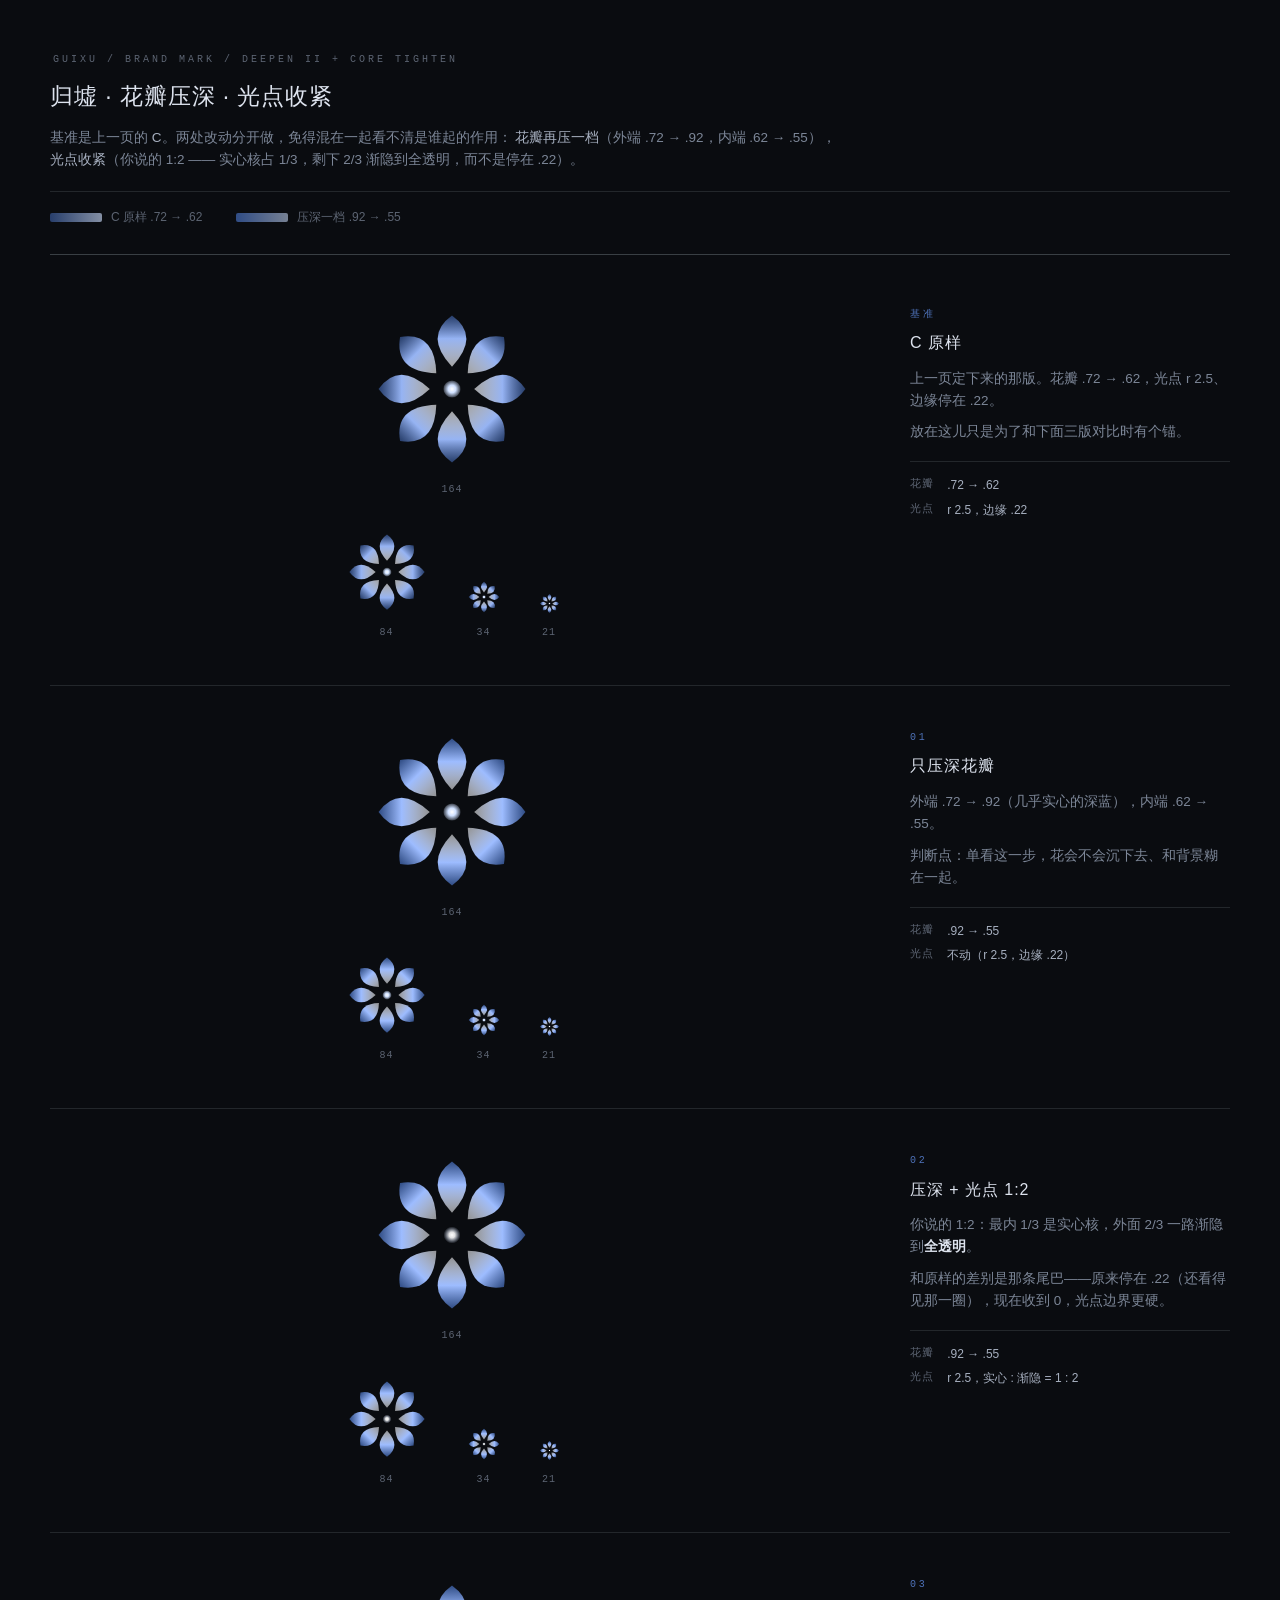
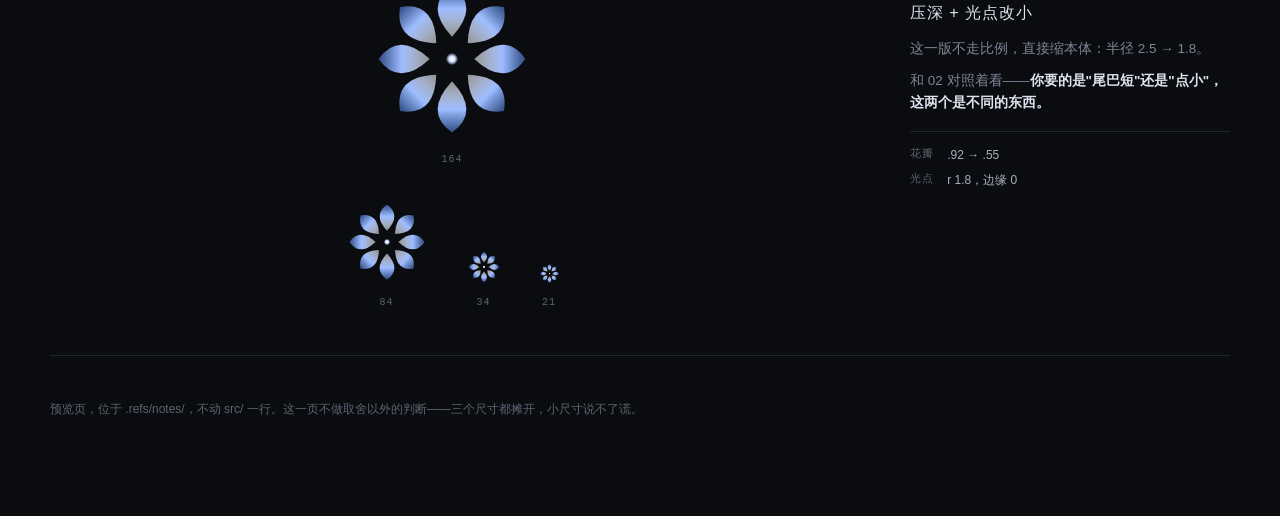
<file: archive/proto/guixu-mark-5.html>
<!doctype html>
<html lang="zh-CN">
<head>
<meta charset="utf-8">
<meta name="viewport" content="width=device-width,initial-scale=1">
<title>归墟 · 花瓣压深 · 光点收紧</title>
<style>
  :root{
    --bg:#0a0c10;
    --fg:#dde3ee; --fg-sub:#a6afbf; --fg-dim:#7c8697; --fg-faint:#5c6472;
    --edge:rgba(166,181,188,.16);
    --edge-2:rgba(166,181,188,.30);
    --mark:#6b9dff;
    --mono:'JetBrains Mono','Cascadia Code','SF Mono',Consolas,monospace;
  }
  *{box-sizing:border-box;margin:0;padding:0}
  html{background:var(--bg)}
  body{
    background:var(--bg); color:var(--fg);
    font-family:-apple-system,BlinkMacSystemFont,'Segoe UI','Microsoft YaHei','PingFang SC',sans-serif;
    font-size:13.5px; line-height:1.62; padding:52px 44px 96px;
  }
  .head{max-width:1180px;margin:0 auto 8px;padding-bottom:26px;border-bottom:1px solid var(--edge-2)}
  .head .kicker{font-family:var(--mono);font-size:10px;letter-spacing:.3em;color:var(--fg-faint);text-indent:.3em}
  .head h1{font-size:23px;font-weight:400;letter-spacing:.04em;margin-top:10px}
  .head p{color:var(--fg-dim);margin-top:12px;max-width:800px}
  .head p b{color:var(--fg-sub);font-weight:500}
  .head .swatches{display:flex;gap:34px;margin-top:20px;padding-top:16px;border-top:1px solid var(--edge)}
  .head .swatches div{font-size:12px;color:var(--fg-faint);display:flex;align-items:center;gap:9px}
  .head .swatches i{display:block;width:52px;height:9px;border-radius:2px}

  main{max-width:1180px;margin:0 auto}
  .v{display:grid;grid-template-columns:1fr 320px;gap:56px;align-items:start;padding:44px 0;border-bottom:1px solid var(--edge)}
  .show{display:flex;flex-direction:column;gap:28px}
  .hero{display:flex;justify-content:center}
  .row{display:flex;align-items:flex-end;gap:38px;justify-content:center;padding-top:4px}
  figure{display:flex;flex-direction:column;align-items:center;gap:11px}
  figure svg{display:block;overflow:visible}
  figcaption{font-family:var(--mono);font-size:10px;color:var(--fg-faint);letter-spacing:.1em}
  figure[data-s="164"] svg{width:164px;height:164px}
  figure[data-s="84"]  svg{width:84px;height:84px}
  figure[data-s="34"]  svg{width:34px;height:34px}
  figure[data-s="21"]  svg{width:21px;height:21px}

  .desc .no{display:block;font-family:var(--mono);font-size:10px;letter-spacing:.28em;color:var(--mark);opacity:.7}
  .desc h2{font-size:16px;font-weight:500;letter-spacing:.06em;margin-top:7px}
  .desc p{color:var(--fg-dim);margin-top:12px}
  .desc p + p{margin-top:10px}
  .desc .kv{margin-top:18px;padding-top:14px;border-top:1px solid var(--edge);display:grid;grid-template-columns:auto 1fr;gap:5px 14px;font-size:12px}
  .desc .kv dt{font-family:var(--mono);color:var(--fg-faint);font-size:10.5px;letter-spacing:.06em}
  .desc .kv dd{color:var(--fg-sub)}
  .tail{max-width:1180px;margin:44px auto 0;color:var(--fg-faint);font-size:12px}
</style>
</head>
<body>

<header class="head">
  <div class="kicker">GUIXU / BRAND MARK / DEEPEN II + CORE TIGHTEN</div>
  <h1>归墟 · 花瓣压深 · 光点收紧</h1>
  <p>
    基准是上一页的 <b>C</b>。两处改动分开做，免得混在一起看不清是谁起的作用：
    <b>花瓣再压一档</b>（外端 .72 → .92，内端 .62 → .55），
    <b>光点收紧</b>（你说的 1:2 —— 实心核占 1/3，剩下 2/3 渐隐到全透明，而不是停在 .22）。
  </p>
  <div class="swatches">
    <div><i style="background:linear-gradient(90deg,#33528fb8,#cfe0ff9e)"></i>C 原样 .72 → .62</div>
    <div><i style="background:linear-gradient(90deg,#33528feb,#cfe0ff8c)"></i>压深一档 .92 → .55</div>
  </div>
</header>

<main id="app"></main>

<div class="tail">
  预览页，位于 .refs/notes/，不动 src/ 一行。这一页不做取舍以外的判断——三个尺寸都摊开，小尺寸说不了谎。
</div>

<script>
const C = { hi:'#dce9ff', mid:'#9dbcff', lo:'#33528f', core:'#cfe0ff', coreHi:'#ffffff', mark:'#6b9dff' };
const f = n => Math.round(n * 100) / 100;

const defs = u => `<defs>
<linearGradient id="${u}-p0" gradientUnits="userSpaceOnUse" x1="24" y1="2.5" x2="24" y2="17.5">
  <stop offset="0" stop-color="${C.lo}" stop-opacity=".72"/>
  <stop offset="0.45" stop-color="${C.mid}" stop-opacity=".95"/>
  <stop offset="1" stop-color="${C.coreHi}" stop-opacity=".62"/></linearGradient>
<linearGradient id="${u}-p1" gradientUnits="userSpaceOnUse" x1="24" y1="2.5" x2="24" y2="17.5">
  <stop offset="0" stop-color="${C.lo}" stop-opacity=".92"/>
  <stop offset="0.45" stop-color="${C.mid}"/>
  <stop offset="1" stop-color="${C.coreHi}" stop-opacity=".55"/></linearGradient>

<radialGradient id="${u}-c0">
  <stop offset="0" stop-color="${C.coreHi}"/><stop offset=".45" stop-color="${C.core}"/>
  <stop offset="1" stop-color="${C.core}" stop-opacity=".22"/></radialGradient>
<radialGradient id="${u}-c1">
  <stop offset="0" stop-color="${C.coreHi}"/>
  <stop offset=".34" stop-color="${C.coreHi}" stop-opacity=".88"/>
  <stop offset="1" stop-color="${C.core}" stop-opacity="0"/></radialGradient>
<radialGradient id="${u}-c2">
  <stop offset="0" stop-color="${C.coreHi}"/>
  <stop offset=".5" stop-color="${C.core}"/>
  <stop offset="1" stop-color="${C.core}" stop-opacity="0"/></radialGradient>
</defs>`;

function MOTIF(u, grad){
  const n = 8, rOut = 21.5, rIn = 6.5, rMid = 15.5, halfW = 4.2;
  const d = 2 * halfW;
  const yOut = f(24 - rOut), yIn = f(24 - rIn), yMid = f(24 - rMid);
  const path = `M24 ${yOut} Q${f(24+d)} ${yMid} 24 ${yIn} Q${f(24-d)} ${yMid} 24 ${yOut} Z`;
  return [...Array(n)].map((_, i) =>
    `<path d="${path}" fill="url(#${u}-${grad})" transform="rotate(${f(i*360/n)} 24 24)"/>`).join('');
}
const CORE = (u, id, r) => `<circle cx="24" cy="24" r="${r}" fill="url(#${u}-${id})"/>`;

const V = {};
/* 基准：C 原样 */
V.v0 = u => `${MOTIF(u, 'p0')}${CORE(u, 'c0', 2.5)}`;
/* 01：只压深花瓣 */
V.v1 = u => `${MOTIF(u, 'p1')}${CORE(u, 'c0', 2.5)}`;
/* 02：压深 + 光点 1:2（实心 1/3，其余渐隐到 0） */
V.v2 = u => `${MOTIF(u, 'p1')}${CORE(u, 'c1', 2.5)}`;
/* 03：压深 + 光点整体缩小到 r 1.8 */
V.v3 = u => `${MOTIF(u, 'p1')}${CORE(u, 'c2', 1.8)}`;

const SHEETS = [
  {
    v:'v0', no:'基准', name:'C 原样',
    p:['上一页定下来的那版。花瓣 .72 → .62，光点 r 2.5、边缘停在 .22。',
       '放在这儿只是为了和下面三版对比时有个锚。'],
    kv:[['花瓣','.72 → .62'],['光点','r 2.5，边缘 .22']]
  },
  {
    v:'v1', no:'01', name:'只压深花瓣',
    p:['外端 .72 → .92（几乎实心的深蓝），内端 .62 → .55。',
       '判断点：单看这一步，花会不会沉下去、和背景糊在一起。'],
    kv:[['花瓣','.92 → .55'],['光点','不动（r 2.5，边缘 .22）']]
  },
  {
    v:'v2', no:'02', name:'压深 + 光点 1:2',
    p:['你说的 1:2：最内 1/3 是实心核，外面 2/3 一路渐隐到**全透明**。',
       '和原样的差别是那条尾巴——原来停在 .22（还看得见那一圈），现在收到 0，光点边界更硬。'],
    kv:[['花瓣','.92 → .55'],['光点','r 2.5，实心 : 渐隐 = 1 : 2']]
  },
  {
    v:'v3', no:'03', name:'压深 + 光点改小',
    p:['这一版不走比例，直接缩本体：半径 2.5 → 1.8。',
       '和 02 对照着看——**你要的是"尾巴短"还是"点小"，这两个是不同的东西。**'],
    kv:[['花瓣','.92 → .55'],['光点','r 1.8，边缘 0']]
  }
];

const SIZES = ['164', '84', '34', '21'];
document.getElementById('app').innerHTML = SHEETS.map(s => `
<section class="v">
  <div class="show">
    <div class="hero"><figure data-v="${s.v}" data-s="164"><figcaption>164</figcaption></figure></div>
    <div class="row">
      ${SIZES.slice(1).map(sz => `<figure data-v="${s.v}" data-s="${sz}"><figcaption>${sz}</figcaption></figure>`).join('')}
    </div>
  </div>
  <div class="desc">
    <span class="no">${s.no}</span>
    <h2>${s.name}</h2>
    ${s.p.map(x => `<p>${x.replace(/\*\*(.+?)\*\*/g, '<b style="color:var(--fg)">$1</b>')}</p>`).join('')}
    <dl class="kv">${s.kv.map(([k, val]) => `<dt>${k}</dt><dd>${val}</dd>`).join('')}</dl>
  </div>
</section>`).join('');

document.querySelectorAll('figure[data-v]').forEach(el => {
  const u = `${el.dataset.v}-${el.dataset.s}`;
  el.insertAdjacentHTML('afterbegin',
    `<svg viewBox="0 0 48 48" fill="none">${defs(u)}${V[el.dataset.v](u)}</svg>`);
});
</script>

</body>
</html>
</file>
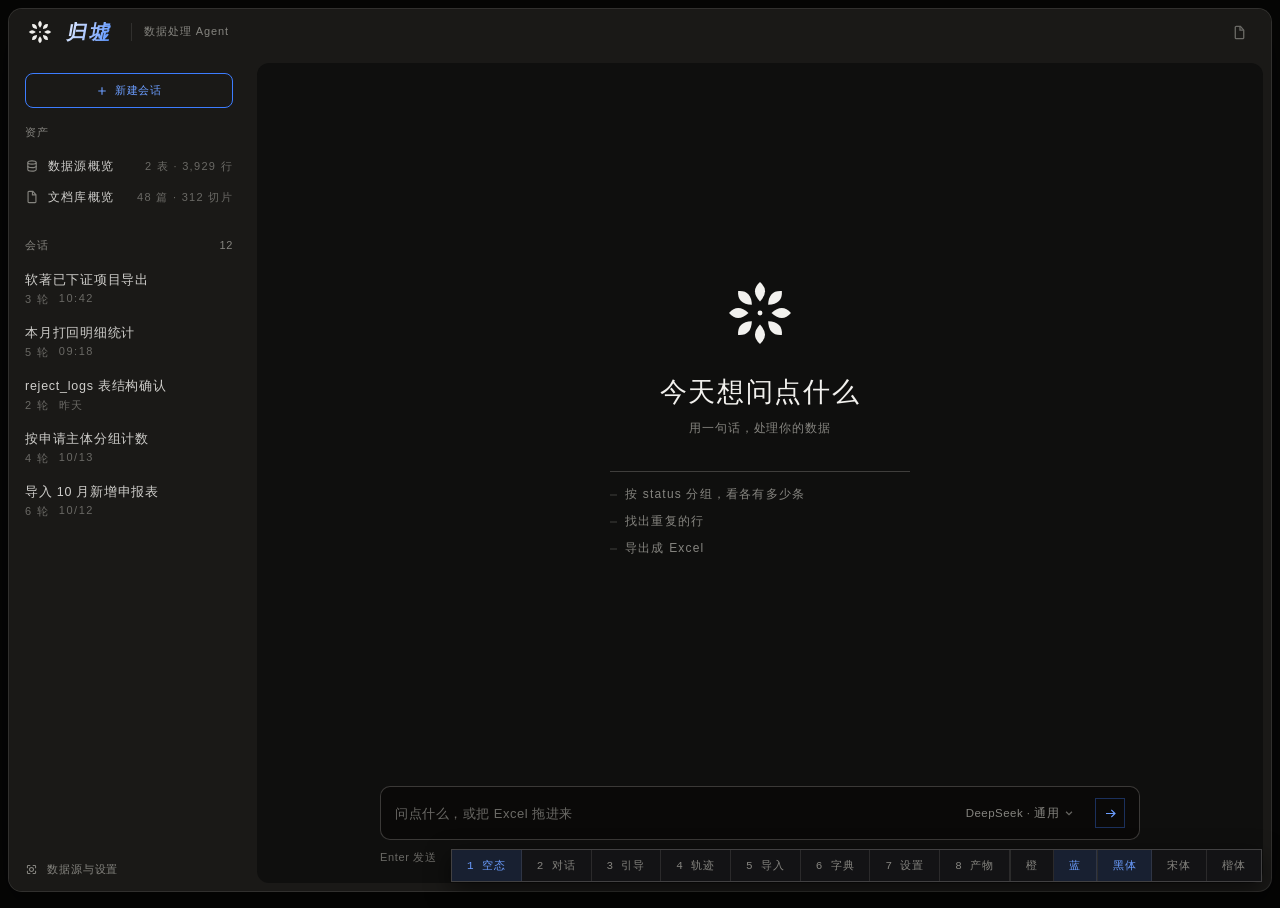
<file: archive/proto/workbench.html>
<!DOCTYPE html>
<html lang="zh-CN">
<head>
<meta charset="UTF-8">
<title>归墟 · 工作台原型</title>
<!-- ============================================================
     设计语言 v1 的实物验证稿。
     依据：docs/design-language.md（从 splash.css + boot.js 反推）
     不是生产代码——静态假数据，只为讨论"这套语言铺到工作界面
     之后还成不成立"。

     三屏：空态 / 对话中 / 首次引导。右下角切换，或按 1 2 3。

     与现有应用的主要差异（拿来对照）：
       ① 灰阶：冷蓝 #0a0c10/#dde3ee → 中性暖 #0b0b0c/#f2f1ee
       ② 线：  rgba(166,181,188,α) → rgba(255,255,255,α)
       ③ 圆角：14 种 → 只有 0 和 50%
       ④ 布局：三块圆角卡片 + 12px 缝 → 一整块黑场 + 1px 线分区
       ⑤ 字距：中文 0.05em 均一 → 按字号反比，小字拉开
       ⑥ 字号：最大 20px，跨度 2× → 到 27px，跨度 4.6×
     ============================================================ -->
<style>
/* ===================== 令牌 ===================== */
:root{
  /* 灰阶：中性偏暖。文字 R ≥ G ≥ B，底 B ≤ 1.5R。
     四档明度 = 「黑曜石分层」的全部家当。
     原先只有一档底(#0b0b0c) + 一档面(#131315)，工作台其实是【平的】，
     层次全靠 1px 线硬分——线一细，画面就只剩碎 */
  /* 关键：深色 ≠ 近黑。四档之间每档要拉开 8~10 个色阶才看得见。
     原来挤在 #0b0b0c 附近，0→20 只有 20 阶，分三层每层 7 阶，等于没分。
     基准抬到 #17171a —— 往下有 void/side，往上有 raise，才分得开 */
  --void:      #060605;   /* 工作台【之外】：只有一圈 8px */
  --side:      #1a1917;   /* 两侧栏与顶栏：比工作台沉一档 */
  --bg:        #0f0f0e;   /* 工作台面：中栏 */
  --raise:     #171614;   /* 抬起的块：对话轮、结果框 */
  --sunken:    #0a0908;   /* 沉下去的：输入框 */

  --ink:       #f2f1ee;   /* 242 241 238 */
  --ink-soft:  #cfcecb;   /* 207 206 203 */
  --muted:     #85847f;   /* 133 132 127 */
  --faint:     #6a6965;   /* 106 105 101 */

  /* 刻度线单独一档，比 hair-soft 还低。
     它是面积最大的装饰物，按「不许抢信息」的判据，必须比任何
     承载信息的元素更弱 */
  --tick:      rgba(255,255,255,.042);

  /* 线 = 白色的透明度，不带色相 */
  --hair-soft:   rgba(255,250,244,.10);
  --hair:        rgba(255,250,244,.20);
  --hair-strong: rgba(255,250,244,.36);

  /* 强调色：蓝。开机的原值是橙(#ff7500)，两边都试过之后定的蓝——
     橙更暖、和暖灰底是一路的，但在深色工作台上偏「警示」；
     蓝在这个底色上更安静，也更像「工具」而不是「仪表灯」 */
  --acc:       #3d7dff;
  --acc-lift:  #6b9dff;
  --err:       #f87272;
  --warn:      #d99b3c;
  --ok:        #3ddc97;
  --acc-dim:   color-mix(in srgb, var(--acc) 12%, transparent);
  --acc-line:  color-mix(in srgb, var(--acc) 34%, transparent);
  --err-dim:   color-mix(in srgb, var(--err) 12%, transparent);
  --err-line:  color-mix(in srgb, var(--err) 34%, transparent);
  --ok-dim:    color-mix(in srgb, var(--ok) 12%, transparent);
  --warn-dim:  color-mix(in srgb, var(--warn) 12%, transparent);

  /* 品牌标记：全站唯一允许带色相的非信号物 */
  --mark-lo:   #33528f;
  --mark-mid:  #9dbcff;
  --mark-core: #cfe0ff;
  --mark-hi:   #ffffff;

  --mono: 'Cascadia Mono','JetBrains Mono',Consolas,monospace;
  --din:  'Bahnschrift','DIN Alternate','Segoe UI Variable Display',sans-serif;
  --sans: -apple-system,BlinkMacSystemFont,'Segoe UI','Microsoft YaHei','PingFang SC',sans-serif;

  --ease: cubic-bezier(.32,.72,0,1);
}

*{box-sizing:border-box;margin:0;padding:0}
html,body{height:100%;overflow:hidden}
body{
  font-family:var(--sans);font-size:13.5px;line-height:1.6;
  color:var(--ink);background:var(--void);
  -webkit-font-smoothing:antialiased;
}
::selection{background:var(--acc-line)}
::-webkit-scrollbar{width:8px;height:8px}
::-webkit-scrollbar-track{background:transparent}
::-webkit-scrollbar-thumb{background:var(--hair);background-clip:content-box;border:2px solid transparent}
::-webkit-scrollbar-thumb:hover{background:var(--hair-strong);background-clip:content-box}

/* ===================== 排版原子 =====================
   字距与字号反比。小字拉开，大字收回。见 design-language 三章 */
.t-kicker{                       /* 刻字：10px，最拉开的档 */
  font-size:11px;letter-spacing:.08em;
  color:var(--muted);font-weight:500;
}
.t-kicker-zh{                    /* 中文刻字：中文没有大小写，靠字距和字重 */
  font-size:11px;letter-spacing:.08em;color:var(--muted);font-weight:500;
}
.t-meta{                         /* 等宽 meta：编号、耗时、状态码 */
  font-family:var(--sans);font-size:11px;letter-spacing:.06em;
  color:var(--muted);
}
.t-label{font-size:11.5px;letter-spacing:.06em;color:var(--ink-soft)}
.t-body{font-size:13.5px;line-height:1.75;color:var(--ink-soft)}
.t-read{                         /* 读数大字 */
  font-family:var(--din);font-size:27px;letter-spacing:.14em;
  font-weight:400;color:var(--ink);
}

/* ===================== 应用骨架 =====================
   一整块黑场 + 1px 线分区。没有卡片，没有缝，没有投影 */
/* 工作台是一块【浮在暗底上的面板】。这一圈 8px 和那个圆角，
   是让"面"成立的最低代价——没有它，四档明度差再准也读不出来 */
.app{
  display:flex;flex-direction:column;
  height:calc(100vh - 16px);margin:8px;
  background:var(--side);
  border:1px solid var(--hair-soft);
  border-radius:14px;
  box-shadow:0 14px 44px rgba(0,0,0,.42);
  overflow:hidden;
}

/* 顶部状态带：品牌 + 全局读数 */
.rail{
  display:flex;align-items:center;gap:14px;flex:none;
  height:46px;padding:0 18px;
  background:var(--side);
}
/* 归墟标记。照 boot.js 的 svgMark()：fill 一律 currentColor，
   八片与中心光点【同一种】暖白——开机动画里它就是纯色的。
   两个动作都做在填充上，没有一处模糊半径（见 design-language 二章） */
.mark,.void-mark,.init-mark{color:var(--ink)}
.mark{width:26px;height:26px;flex:none;display:grid;place-items:center}
.mark svg,.void-mark svg,.init-mark svg{width:100%;height:100%}

/* 八重对称 ⇒ 视觉周期只有 45°，走满 45° 就是一整圈，
   而且首尾像素级吻合，所以这个循环没有接缝 */
.gx-petals{transform-origin:25px 25px;
  animation:gx-spin 6s linear infinite}
@keyframes gx-spin{to{transform:rotate(45deg)}}

/* 光点脉冲：scale + opacity，都是填充。不是 box-shadow 那种辉光 */
.gx-core{transform-box:fill-box;transform-origin:center;
  animation:gx-core 2.6s ease-in-out infinite}
@keyframes gx-core{
  0%,100%{transform:scale(1);opacity:.62}
  50%    {transform:scale(1.8);opacity:1}
}
/* 顶栏那枚只有 22px，光点折算下来才 1px，动起来既看不见又白耗 GPU */
.mark .gx-petals,.mark .gx-core{animation:none}
@media (prefers-reduced-motion:reduce){
  .gx-petals,.gx-core,.init-rule{animation:none}
}
/* 「归墟」两字做渐变上色：暖白起手，末字落一点橙。
   橙色只占最后一小段，不是整体染色——它给的是「有一点温度」，
   不是「这是个橙色品牌」 */
.brand{
  font-size:20px;font-weight:700;line-height:1;
  letter-spacing:.14em;padding-right:.14em;   /* 字距会让末字贴边 */
  /* 倾斜。中文黑体没有真斜体，font-style:italic 只会得到浏览器伪斜——
     伪斜的角度不由你定，而且不同浏览器还不一样。
     skewX 是几何变换，角度可控、跨浏览器一致。
     负角度是因为 CSS 的 y 轴朝下，要把上边往右推得用负值 */
  transform:skewX(-10deg);
  /* 蓝渐变：浅蓝起手，落到强调色同一个蓝 */
  background:linear-gradient(102deg,
    #dbe7ff 0%, #a8c4ff 46%, #4d8dff 100%);
  -webkit-background-clip:text;background-clip:text;
  color:transparent;
}
/* 字体备选。都是系统自带的，不引外部资源。
   宋体最贴「归墟」这个词的来历（《列子·汤问》），但它没有真粗体，
   700 会被伪粗，所以落到宋体时把字重降回 500、字距放开一点 */
.brand.serif{font-family:'Source Han Serif SC','Noto Serif SC','SimSun',serif;
  font-weight:500;letter-spacing:.2em;padding-right:.2em}
.brand.kai{font-family:'KaiTi','STKaiti','Kaiti SC',serif;
  font-weight:400;letter-spacing:.18em;padding-right:.18em}

/* 强调色备选：橙。留着一个开关，是想再比的时候不用翻代码 */
:root.acc-orange{
  --acc:#ff7500;
  --acc-lift:#ff9a45;
}
.brand-sub{font-size:11px;letter-spacing:.08em;color:var(--muted);
  padding-left:12px;border-left:1px solid var(--hair-soft);margin-left:2px}
.rail-sp{flex:1}
.rail-meta{display:flex;align-items:center;gap:0}
.rail-meta span{
  font-family:var(--sans);font-size:11px;letter-spacing:.08em;
  color:var(--muted);padding:0 13px;line-height:1;
  border-right:1px solid var(--hair-soft);
}
.rail-meta span:last-child{border-right:none;padding-right:0}
.rail-meta .live{color:var(--acc-lift)}
/* 产物栏的开关常驻顶栏。它不能放在产物栏自己身上——
   栏收起来之后，那个按钮就跟着一起没了 */
.rail-icon{
  width:28px;height:28px;flex:none;display:grid;place-items:center;
  background:none;border:none;cursor:pointer;border-radius:7px;
  color:var(--faint);margin-left:4px;
  transition:color .16s var(--ease),background .16s var(--ease);
}
.rail-icon:hover{color:var(--ink);background:rgba(255,255,255,.08)}
.rail-icon svg{width:15px;height:15px}

/* 三栏。线在栏上，不在栏之间——这样左栏收起时线也跟着走 */
.body{flex:1;min-height:0;display:flex}
.side{width:240px;flex:none;display:flex;flex-direction:column;
  background:var(--side)}
/* 工作区改成 grid。产物栏现在是【工作区内部】的一列，
   不再是页面的第三栏——三行两列：head 和 composer 横跨，
   中间那行左边是对话流、右边是产物栏 */
.stage{
  flex:1;min-width:0;position:relative;
  background:var(--bg);border-radius:12px;margin:8px;overflow:hidden;
  display:grid;
  grid-template-columns:minmax(0,1fr) auto;
  grid-template-rows:auto minmax(0,1fr) auto;
}
.stage-head{grid-column:1/-1;grid-row:1}
.stream,.void,.trace,.schema,.settings{grid-column:1/-1;grid-row:2;min-height:0}
.stream,.void,.trace{grid-column:1}
.dock{grid-column:2;grid-row:2}
.composer{grid-column:1/-1;grid-row:3}
/* 产物栏：工作区内部的一块。背景比工作区亮一档，靠明度差站住，
   不用线。它现在被工作区的圆角裁着——这本身就是「它属于工作区」的证据 */
.dock{width:220px;display:flex;flex-direction:column;
  background:var(--raise);overflow:hidden;
  border-radius:12px 0 0 12px;
  transition:width .28s var(--ease),opacity .2s var(--ease)}
.dock.shut{width:0;opacity:0}

/* 底栏已删。它原来是「上下两条细带夹住工作区」的仪表盘做法，
   但内容大半是重复的：快捷键和输入框下的 .hint 重复、
   ROUND 和 stage-head 重复。TOKENS / ELAPSED 挪进顶栏，
   顺带少一条横贯全屏的线，工作区多出 26px */

/* ===================== 左栏 ===================== */
.side-head{display:flex;align-items:center;padding:16px 16px 12px}
/* 刻度标签：选中落在底部一道线，与列表的竖刻度同源 */
.tabs{display:flex;gap:20px;border-bottom:1px solid var(--hair-soft);
  margin:0 16px;flex:none}
.tabs button{
  position:relative;background:none;border:none;cursor:pointer;
  padding:0 0 9px;font-family:inherit;
  font-size:11.5px;letter-spacing:.08em;color:var(--muted);
  transition:color .16s var(--ease);
}
.tabs button:hover{color:var(--ink-soft)}
.tabs button.on{color:var(--ink)}
.tabs button.on::after{
  content:'';position:absolute;left:0;right:0;bottom:-1px;height:1px;
  background:linear-gradient(90deg,transparent,var(--acc-lift),transparent);
}
.side-pad{padding:14px 16px 10px;flex:none}

/* 资产：Agent 能读到的东西——数据源是表，文档库是语料。
   两者同构：一行图标 + 名字 + 等宽计数，计数是最该被扫到的部分 */
.assets{flex:none;padding-bottom:10px}
.asset{
  display:flex;align-items:center;gap:9px;width:100%;text-align:left;
  padding:7px 16px;background:none;border:none;cursor:pointer;
  font-family:inherit;transition:background .16s var(--ease);
}
.asset:hover{background:rgba(255,255,255,.03)}
.asset svg{width:14px;height:14px;flex:none;color:var(--muted);
  transition:color .16s var(--ease)}
.asset:hover svg{color:var(--acc)}
.asset-n{font-size:12px;letter-spacing:.1em;color:var(--ink-soft);flex:none}
.asset-m{margin-left:auto;font-family:var(--sans);font-size:11px;
  letter-spacing:.12em;color:var(--faint);flex:none}

/* 按钮：1.5px 的一圈。比分隔线重，这是故意的 */
.btn{
  display:flex;align-items:center;justify-content:center;gap:7px;
  width:100%;padding:9px 0;cursor:pointer;
  background:transparent;border:1.5px solid var(--hair);
  border-radius:8px;
  color:var(--ink-soft);font-family:inherit;
  font-size:11px;letter-spacing:.08em;
  transition:all .18s var(--ease);
}
.btn:hover{border-color:var(--acc-line);color:var(--ink);background:var(--acc-dim)}
.btn:active{transform:scale(.985)}
.btn.solid{border-color:var(--acc);color:var(--acc-lift)}
.btn.solid:hover{background:var(--acc-dim);color:var(--acc-lift)}
.btn svg{width:12px;height:12px;flex:none}

.list{flex:1;min-height:0;overflow-y:auto;padding:8px 0 14px}
.list-label{
  display:flex;justify-content:space-between;align-items:center;
  padding:6px 16px 9px;
}
.row{
  position:relative;display:block;width:100%;text-align:left;
  padding:9px 16px;cursor:pointer;background:none;border:none;
  font-family:inherit;transition:background .16s var(--ease);
}
.row:hover{background:rgba(255,255,255,.03)}
.row.on{background:rgba(255,255,255,.045)}
/* 选中 = 一道两端渐隐的竖刻度，不是框 */
.row.on::before{
  content:'';position:absolute;left:0;top:50%;transform:translateY(-50%);
  width:2px;height:52%;
  background:linear-gradient(180deg,transparent,var(--acc-lift),transparent);
}
.row-t{font-size:12.5px;letter-spacing:.06em;color:var(--ink-soft);
  overflow:hidden;text-overflow:ellipsis;white-space:nowrap}
.row.on .row-t{color:var(--ink)}
.row-m{display:flex;gap:9px;margin-top:3px;font-family:var(--sans);
  font-size:11px;letter-spacing:.14em;color:var(--faint)}

.side-foot{flex:none;padding:9px 16px}
.foot-btn{display:flex;align-items:center;gap:9px;width:100%;padding:5px 0;
  background:none;border:none;cursor:pointer;font-family:inherit;
  font-size:11px;letter-spacing:.08em;color:var(--muted);
  transition:color .16s var(--ease)}
.foot-btn:hover{color:var(--ink)}
.foot-btn svg{width:13px;height:13px;flex:none}

/* ===================== 中栏 ===================== */
/* 工作区头分两层：上面是「这是哪个会话」，一条线，下面是「看它的哪一面」。
   线是这两层之间唯一的分隔手段——它得在，因为上下说的是两件事 */
.stage-head{display:flex;flex-direction:column;flex:none}
.stage-bar{
  display:flex;align-items:center;gap:12px;
  padding:13px 20px 11px;
  border-bottom:1px solid var(--hair-soft);
}
.stage-title{font-size:12.5px;letter-spacing:.08em;color:var(--ink-soft)}
/* 工作区内的视图切换。做成一排小胶囊，不用下划线刻度——
   刻度的语气太「仪表」，而这是个很轻的切换 */
.vtabs{display:flex;gap:2px;flex:none;padding:7px 14px 9px}
.vtabs button{
  background:none;border:none;cursor:pointer;font-family:inherit;
  font-size:12px;letter-spacing:.06em;color:var(--muted);
  padding:5px 11px;border-radius:7px;
  transition:color .16s var(--ease),background .16s var(--ease);
}
.vtabs button:hover{color:var(--ink-soft);background:rgba(255,255,255,.05)}
.vtabs button.on{color:var(--ink);background:rgba(255,255,255,.09)}
.stage-meta{margin-left:auto;display:flex;gap:16px}

.stream{min-width:0;min-height:0;overflow-y:auto;padding:32px 26px 14px;
  scroll-behavior:smooth}
.thread{max-width:min(760px,86%);margin:0 auto}

/* 对话轮。骨架仍是日志块（左标签 + 右时间 + 时序），
   但归墟有了自己的小头像——「谁在说话」一眼可辨，
   比读一个标签快得多 */
.turn{margin-bottom:30px}
.turn.has-av{padding-left:46px;position:relative}
.turn-av{position:absolute;left:0;top:2px;width:28px;height:28px;
  color:var(--ink-soft)}
.turn-av svg{width:100%;height:100%}
.turn-av .gx-petals,.turn-av .gx-core{animation:none}
/* 你说的话靠右，并且给一个气泡。中文不右对齐（读着别扭），
   靠的是整块右移 + 气泡——不用读标签就知道这句是自己说的。
   Agent 那侧不加气泡：它的内容是长文 + 工具 + 表格，装不进泡泡里 */
.turn.op .turn-head{justify-content:flex-end;gap:12px}
.turn.op .turn-rule{display:none}
/* 气泡要贴合内容再靠右。拉满 74% 但只装一行字，中间会空一大片——
   气泡的宽度本身就是信息：短句就该是短的 */
.turn.op .turn-text{
  width:fit-content;margin-left:auto;max-width:74%;
  background:var(--raise);
  border-radius:14px;border-top-right-radius:5px;
  padding:11px 15px;
}
.turn-head{display:flex;align-items:center;gap:10px;margin-bottom:9px}
/* 标签是脚注，不是标题。原来 Agent 的标签是【橙色 + 0.28em 字距】，
   比它下面那句正文还跳——那是仪器的排法（状态优先）。
   对话要反过来：内容才是主角，标签退到几乎不发声 */
.turn-who{font-size:11.5px;letter-spacing:.08em;flex:none;font-weight:500}
.turn.op .turn-who{color:var(--faint)}
.turn.ag .turn-who{color:var(--muted)}
.turn-rule{flex:1;height:1px;background:var(--hair-soft)}
.turn-at{font-family:var(--mono);font-size:11px;letter-spacing:.14em;
  color:var(--faint);flex:none}
/* 正文提一档、加行高。两侧都是 --ink —— 谁说的靠标签分，
   不靠把人说话的字调暗（那等于说"你说的不重要"）*/
.turn-text{font-size:14.5px;line-height:1.88;color:var(--ink);
  letter-spacing:.015em}
.turn.ag .turn-text{color:var(--ink)}

/* 工具调用行：等宽 + 状态点，前后用 1px 竖线串起来 */
.tools{margin:13px 0 13px 3px;padding-left:15px}
.tool{display:flex;align-items:center;gap:11px;padding:3.5px 0;position:relative}
.tool .nm{font-family:var(--mono);font-size:11.5px;letter-spacing:.06em;
  color:var(--ink-soft);flex:none;min-width:118px}
.tool .arg{font-family:var(--mono);font-size:11px;letter-spacing:.04em;
  color:var(--faint);flex:1;min-width:0;overflow:hidden;
  text-overflow:ellipsis;white-space:nowrap}
.tool .ms{font-family:var(--mono);font-size:11px;letter-spacing:.1em;
  color:var(--muted);flex:none}
.tool .st{font-family:var(--mono);font-size:11px;letter-spacing:.08em;
  flex:none;padding:1px 6px;border:1px solid transparent;border-radius:3px}
.tool .st.ok{color:var(--ok);border-color:color-mix(in srgb,var(--ok) 34%,transparent)}
.tool .st.err{color:var(--err);border-color:var(--err-line)}
.tool .st.run{color:var(--acc-lift);border-color:var(--acc-line)}

/* 结果框：直角，1px 线，表头是刻字 */
.frame{background:var(--raise);margin:15px 0 0;
  border-radius:10px;overflow:hidden}
.frame-head{display:flex;align-items:center;gap:12px;
  padding:11px 13px 8px}
.frame-head .n{margin-left:auto;font-family:var(--sans);font-size:11px;
  letter-spacing:.06em;color:var(--muted)}
table{width:100%;border-collapse:collapse}
th{font-family:var(--mono);font-size:11px;font-weight:500;
  letter-spacing:.08em;color:var(--muted);
  text-align:left;padding:8px 13px;border-bottom:1px solid var(--hair-soft);
  white-space:nowrap}
td{font-size:12px;letter-spacing:.03em;color:var(--ink-soft);
  padding:8px 13px;border-bottom:1px solid var(--hair-soft);
  white-space:nowrap}
tbody tr:last-child td{border-bottom:none}
tbody tr:hover td{background:rgba(255,255,255,.025)}
td.num{font-family:var(--mono);letter-spacing:.06em;color:var(--muted)}
td .tag{font-family:var(--mono);font-size:11px;letter-spacing:.06em;
  padding:1px 6px;border:1px solid;border-radius:3px}
.tag.ok{color:var(--ok);border-color:color-mix(in srgb,var(--ok) 34%,transparent)}
.tag.wait{color:var(--warn);border-color:color-mix(in srgb,var(--warn) 34%,transparent)}

/* 输入区 */
.composer{flex:none;padding:10px 20px 16px}
.composer-in{max-width:min(760px,86%);margin:0 auto}
.field{
  display:flex;align-items:center;gap:12px;
  border:1.5px solid var(--hair);background:var(--sunken);
  border-radius:10px;
  padding:11px 14px;transition:border-color .2s var(--ease);
}
.field:focus-within{border-color:var(--acc-line)}
.field input{flex:1;min-width:0;background:none;border:none;outline:none;
  font-family:inherit;font-size:13px;letter-spacing:.04em;color:var(--ink)}
.field input::placeholder{color:var(--faint)}
.model-pick{
  display:flex;align-items:center;gap:5px;flex:none;
  background:none;border:none;cursor:pointer;font-family:inherit;
  font-size:11.5px;letter-spacing:.04em;color:var(--muted);
  padding:4px 9px;border-radius:7px;
  transition:color .16s var(--ease),background .16s var(--ease);
}
.model-pick:hover{color:var(--ink-soft);background:rgba(255,255,255,.06)}
.model-pick .chev{width:10px;height:10px;opacity:.75}
.send{display:grid;place-items:center;width:30px;height:30px;flex:none;
  border:1.5px solid var(--acc-line);color:var(--acc-lift);cursor:pointer;
  background:transparent;transition:all .18s var(--ease)}
.send:hover{background:var(--acc-dim);border-color:var(--acc)}
.send svg{width:13px;height:13px}
/* 「已就绪」跟强调色走。它不是状态——本地应用连不上模型就进不了工作台，
   这个点永远亮着，不承载任何会变的信息。既然不会变，它就是装饰 */
.hint .hint-live{margin-left:auto;color:var(--acc-lift)}
.hint{display:flex;gap:16px;margin-top:9px;
  font-family:var(--sans);font-size:11px;letter-spacing:.06em;
  color:var(--faint);}

/* ===================== 空态 ===================== */
.void{display:flex;flex-direction:column;align-items:center;
  justify-content:center;position:relative;overflow:hidden;min-height:0}
/* 刻度线只铺非数据区。网格是「这里有空间」，不是「这里有内容」 */
/* 柔光全撤，一处不留。
   原因不是「该不该发光」，是【色带】：底已经压到 RGB 15 了，
   叠一层 .05 的白，从 0 到最亮只有 12 个色阶，摊在几百像素上
   必然跳阶——看到的那个「分层边」其实是渐变跳了一阶。
   近黑的底上，大面积低透明度渐变是不成立的做法。 */
.void::before{ content:none }
/* 横线：照开机动画的 .dsu-rule —— 宽度从 0 长出来。
   它现在是示例区的定界，所以和示例【同宽同起点】，
   不再自己居中飘着 */
.void-rule{
  width:100%;height:1px;background:var(--hair);
  margin-bottom:9px;transform-origin:left;
  animation:grow-x .9s var(--ease) both .25s;
}
@keyframes grow-x{from{transform:scaleX(0)}to{transform:scaleX(1)}}
.void-in{position:relative;display:flex;flex-direction:column;
  align-items:center;text-align:center}
.void-mark{width:72px;height:72px;margin-bottom:26px}
.void-mark svg{width:72px;height:72px}
.void-h{font-size:27px;font-weight:400;letter-spacing:.06em;
  color:var(--ink);line-height:1.3}
.void-s{margin-top:9px;font-size:11.5px;letter-spacing:.08em;color:var(--muted)}
/* 读数表：编号 + 键 + 值。键用中文刻字，值用等宽 */
/* 空态的可问示例。它替用户回答「我能问什么」，所以不是装饰。
   内容必须【运行时生成】——拿用户自己的表名字段名去拼；
   写死的文案等于只服务第一个用户。
   行首那 7px 短横是刻度线的正确用法：附在线上做标记，不是铺成底纹 */
.void-try{margin-top:34px;width:min(300px,42vw);display:flex;
  flex-direction:column;align-items:flex-start}
.try{
  position:relative;background:none;border:none;cursor:pointer;
  font-family:inherit;text-align:left;padding:5px 0 5px 15px;
  font-size:12px;letter-spacing:.1em;color:var(--muted);
  transition:color .16s var(--ease);
}
.try::before{
  content:'';position:absolute;left:0;top:50%;transform:translateY(-50%);
  width:7px;height:1px;background:var(--hair);transition:background .16s var(--ease);
}
.try:hover{color:var(--acc)}
.try:hover::before{background:var(--acc)}

/* 附件卡片。它整个就是那条消息的内容——用户说的那句话就是「给你这个文件」 */
.file-card{display:flex;align-items:center;gap:11px}
.file-b{min-width:0}
.file-n{font-size:12.5px;letter-spacing:.02em;color:var(--ink)}
.file-m{margin-top:2px;font-size:11px;color:var(--faint)}

/* 动作栏。推断是机器给的，所以默认是「待确认」不是「已完成」——
   少了这一步，用户会以为表已经建好了 */
.confirm-bar{display:flex;align-items:center;gap:10px;margin-top:16px}
.confirm-note{flex:1;min-width:0;font-size:11.5px;color:var(--faint)}
.confirm-bar .btn{width:auto;padding:9px 18px}

/* ===================== 轨迹页 =====================
   骨架仿 dsh：指标 → 时间轴 → 分组流 → 详情。
   它回答的是「刚才那几分钟，它到底干了什么、卡在哪」 */
.trace{min-width:0;min-height:0;overflow-y:auto;padding:22px 26px 26px}

/* 指标条 */
.trace-stats{display:flex;gap:8px;margin-bottom:20px}
.stat{flex:1;min-width:0;padding:13px 15px;
  background:var(--raise);border-radius:10px}
.stat-k{display:block;font-size:11.5px;letter-spacing:.06em;color:var(--muted)}
.stat-v{display:block;margin-top:6px;line-height:1;
  font-size:22px;font-weight:600;letter-spacing:.02em;color:var(--ink)}
.stat-u{font-size:12px;font-weight:400;color:var(--muted);margin-left:3px}

/* 时间轴：一条 = 一轮，色块长度 = 那一步的耗时。
   【所有轮共用同一个比例尺】—— 满宽 = 最慢那一轮的总耗时。
   如果用 flex 让每轮各自平分，每轮都会被拉满，轮与轮之间就没法比了，
   那这块就等于白画。 */
.gantt{background:var(--raise);border-radius:10px;
  padding:15px 16px;margin-bottom:20px}
.gantt-row{display:flex;align-items:center;gap:12px;padding:5px 0}
.gantt-no{flex:none;width:52px;font-size:11.5px;letter-spacing:.06em;
  color:var(--muted)}
.gantt-track{flex:1;min-width:0;display:flex;gap:3px;height:14px}
/* flex:none —— 宽度由 inline 的百分比决定，不许被压缩 */
.gantt-track i{flex:none;min-width:3px;border-radius:3px;
  background:color-mix(in srgb,var(--acc) 58%,transparent)}
.gantt-track i.run{background:var(--acc)}
.gantt-ms{flex:none;width:54px;text-align:right;
  font-size:11px;letter-spacing:.02em;color:var(--faint)}
.gantt-row.run .gantt-ms{color:var(--acc-lift)}

/* 分组流：一轮一组，一组里是「Agent 做的每一件事」 */
.round{margin-bottom:20px}
.round-head{display:flex;align-items:baseline;gap:12px;
  padding:0 4px 9px}
.round-no{flex:none;font-size:11.5px;letter-spacing:.06em;
  color:var(--acc-lift);font-weight:500}
.round-q{flex:1;min-width:0;font-size:13px;color:var(--ink-soft);
  overflow:hidden;text-overflow:ellipsis;white-space:nowrap}
.round-at{flex:none;font-size:11px;color:var(--faint)}

.step{display:flex;align-items:center;gap:12px;width:100%;
  padding:8px 13px;margin-bottom:3px;text-align:left;cursor:pointer;
  background:none;border:none;font-family:inherit;border-radius:8px;
  transition:background .16s var(--ease)}
.step:hover{background:rgba(255,255,255,.05)}
.step.open{background:var(--raise)}
/* 工具名和参数用等宽：它们要和上下的对齐着比 */
.step-nm{flex:none;width:84px;font-family:var(--mono);
  font-size:11.5px;color:var(--ink-soft)}
.step-arg{flex:1;min-width:0;font-family:var(--mono);font-size:11px;
  color:var(--faint);overflow:hidden;text-overflow:ellipsis;
  white-space:nowrap}
.step-ms{flex:none;font-family:var(--mono);font-size:11px;color:var(--muted)}
.step-badge{flex:none;font-size:10.5px;letter-spacing:.06em;
  padding:1px 7px;border-radius:5px;border:1px solid}
.step-badge.ok{color:var(--ok);
  border-color:color-mix(in srgb,var(--ok) 34%,transparent)}
.step-badge.run{color:var(--acc-lift);border-color:var(--acc-line)}

/* 就地展开，不做侧滑面板——那是 dsh 的做法，适合屏幕大的调试场景；
   在这儿，点开的东西就该在点的地方长出来 */
.step-detail{margin:2px 0 10px 13px;padding:13px 15px;
  background:var(--raise);border-radius:10px}
.detail-k{font-size:11px;letter-spacing:.08em;color:var(--muted);
  margin-bottom:7px}
.step-detail pre{font-family:var(--mono);font-size:11.5px;line-height:1.75;
  color:var(--ink-soft);white-space:pre-wrap;
  background:var(--sunken);border-radius:8px;
  padding:11px 13px;margin-bottom:14px}
.detail-rows{font-size:12px;color:var(--faint)}
.detail-rows:last-child{margin-bottom:0}

/* ===================== 产物预览 · 弹窗 =====================
   它浮在工作区上、遮罩压暗底下——「看一个产出」不该把用户顶出会话。
   早先把它做成「接替工作区」是错的：那等于看个文件就丢了对话现场 */
.modal-mask{position:absolute;inset:0;z-index:20;
  display:flex;align-items:center;justify-content:center;padding:34px;
  background:rgba(0,0,0,.45)}
.modal{display:flex;flex-direction:column;
  width:100%;max-width:840px;max-height:100%;
  background:var(--raise);border-radius:14px;overflow:hidden;
  box-shadow:0 24px 70px rgba(0,0,0,.5)}
.modal-head{display:flex;align-items:center;gap:12px;flex:none;
  padding:14px 16px 13px;border-bottom:1px solid var(--hair-soft)}
.modal-title{font-size:13px;color:var(--ink);letter-spacing:.02em}
.modal-x{margin-left:auto;width:26px;height:26px;flex:none;
  display:grid;place-items:center;background:none;border:none;
  cursor:pointer;border-radius:7px;color:var(--muted);
  transition:color .16s var(--ease),background .16s var(--ease)}
.modal-x:hover{color:var(--ink);background:rgba(255,255,255,.08)}
.modal-x svg{width:12px;height:12px}
.modal-body{flex:1;min-height:0;overflow:auto;padding:0 0 8px}
.modal-body table{margin:0}
.modal-body th:first-child,.modal-body td:first-child{
  width:52px;color:var(--faint)}
.modal-foot{display:flex;justify-content:flex-end;gap:10px;flex:none;
  padding:13px 16px;border-top:1px solid var(--hair-soft)}
.modal-foot .btn{width:auto;padding:9px 18px}

/* ===================== 设置 =====================
   每条设置都配一句说明。设置页最怕的不是选错，是不知道它是干什么的 */
.settings{overflow-y:auto;padding:22px 26px 30px}
.set-group{margin-bottom:30px}
.set-h{font-size:13px;font-weight:500;letter-spacing:.08em;
  color:var(--ink);margin-bottom:4px}
.set-row{display:flex;align-items:center;gap:24px;
  padding:13px 0;border-bottom:1px solid var(--hair-soft)}
.set-group .set-row:last-child{border-bottom:none}
.set-l{flex:1;min-width:0}
.set-label{font-size:12.5px;color:var(--ink-soft)}
.set-hint{margin-top:3px;font-size:11.5px;color:var(--faint);line-height:1.6}
.set-f{flex:none;width:270px;display:flex;justify-content:flex-end}
.set-f .btn{width:auto;padding:9px 18px}

/* 和引导页的输入框同一套：1.5px 边 + 圆角 */
.set-input{display:flex;align-items:center;gap:10px;width:100%;
  padding:10px 13px;border:1.5px solid var(--hair);
  background:var(--sunken);border-radius:10px;
  transition:border-color .2s var(--ease)}
.set-input:focus-within{border-color:var(--acc-line)}
.set-input.narrow{width:120px}
/* 范围写在框里而不是说明里——它是这个框的约束，属于框本身 */
.set-range{flex:none;font-size:11px;color:var(--faint);
  font-family:var(--sans);white-space:nowrap}
/* 只读的路径不该长得像个能填的框——它不长那样，就不该长那样 */
.set-input.readonly{border-color:transparent;background:transparent;padding:0}
.set-input input,.set-input select{
  flex:1;min-width:0;background:none;border:none;outline:none;
  font-family:var(--mono);font-size:12px;letter-spacing:.02em;
  color:var(--ink);appearance:none;cursor:text}
.set-input select{cursor:pointer}
.set-input select option{background:var(--raise);color:var(--ink)}
.set-input.readonly input{font-size:11.5px;color:var(--muted);
  text-align:right;cursor:default}
.set-input .chev{width:10px;height:10px;flex:none;color:var(--muted)}

/* 高级：折叠入口。调优项不该和「API Key」并排 */
.set-fold{display:flex;align-items:center;gap:10px;width:100%;
  padding:13px 0;background:none;border:none;cursor:pointer;
  font-family:inherit;text-align:left;
  transition:color .16s var(--ease)}
.set-fold span:first-child{font-size:13px;font-weight:500;
  letter-spacing:.08em;color:var(--muted);transition:color .16s var(--ease)}
.set-fold-hint{flex:1;font-size:11.5px;color:var(--faint)}
.set-fold .chev{width:10px;height:10px;color:var(--faint)}
.set-fold:hover span:first-child{color:var(--ink-soft)}
.foot-btn.on{color:var(--ink)}

/* ===================== 数据字典 ===================== */
.schema{min-width:0;overflow-y:auto;padding:22px 26px 26px}
.tbl{background:var(--raise);border-radius:10px;margin-bottom:16px;
  overflow:hidden}
.tbl-head{display:flex;align-items:baseline;gap:10px;padding:14px 16px 12px}
.tbl-nm{font-family:var(--mono);font-size:13.5px;letter-spacing:.02em;
  color:var(--ink)}
.tbl-cn{font-size:12px;color:var(--muted)}
.tbl-meta{margin-left:auto;font-size:11.5px;color:var(--faint)}
/* 「样例」那一列是整张表最有用的：类型名（文本/整数）用户看不出所以然，
   一行真数据一眼就懂 */
.tbl table{margin:0}
.tbl tr.more td{color:var(--faint);font-size:11.5px;text-align:center;
  padding:9px 13px}
.tag.req{color:var(--ink-soft);border-color:var(--hair)}
.tag.opt{color:var(--faint);border-color:var(--hair-soft)}
/* 中文名：这一列才是数据字典的正题——给字段起一个人能读的名字。
   它能就地改：点一下变输入框，不用跳到另一个页面。
   空着的那几行不是「没有」，是「还没起」——所以写提示语，不写占位符 */
.cnm{font-size:12px;color:var(--ink-soft)}
.cnm.empty{color:var(--faint)}
.cnm input{
  width:100%;background:none;outline:none;
  font-family:inherit;font-size:12px;letter-spacing:.02em;
  color:var(--ink);padding:5px 8px;
  border:1.5px solid var(--acc-line);border-radius:6px;
}

/* 左栏资产区的选中态 */
.asset.on{background:rgba(255,255,255,.06)}
.asset.on .asset-n{color:var(--ink)}
.asset.on svg{color:var(--acc)}

/* ===================== 右栏 ===================== */
.dock-head{flex:none;padding:16px 16px 14px}
.dock-count{font-family:var(--sans);font-size:22px;letter-spacing:.1em;
  color:var(--ink);line-height:1}
.dock-sub{margin-top:5px}
.art{display:flex;align-items:center;gap:11px;padding:11px 16px;
  cursor:pointer;transition:background .16s var(--ease)}
.art:hover{background:rgba(255,255,255,.05)}
/* 正在预览的那个，得看得出来是它 */
.art.on{background:rgba(255,255,255,.07)}
/* 34px 的圆角方块做底。原来那枚 16px 细线文档图标不是丑，
   是【太薄】——一根线画在 12px 的字旁边立不住，看着像掉了个零件。
   给它一个面，它才和左边那两行字有同样的分量 */
.art-ic{
  width:34px;height:34px;flex:none;border-radius:9px;
  display:grid;place-items:center;
  background:rgba(255,255,255,.06);color:var(--ink-soft);
}
.art-ic svg{width:16px;height:16px}
/* 类型色：表格类给绿，纯文本类给蓝。色相只出现在这里和信号色上，
   而且饱和度压过——它们是「标签」不是「灯」 */
.art-ic.xlsx{color:#4fd18b}
.art-ic.csv{color:#6aa9ff}
.art-b{flex:1;min-width:0}
/* 产物名允许折到两行。文件名常常很长（「2026年第三季度华东区销售明细汇总」），
   截断成「2026年第三季度华东区…」等于什么都没说——用户认的就是后半截 */
.art-n{font-family:var(--sans);font-size:12.5px;letter-spacing:.02em;
  color:var(--ink);line-height:1.45;
  display:-webkit-box;-webkit-line-clamp:2;-webkit-box-orient:vertical;
  overflow:hidden;word-break:break-all}
.art-m{margin-top:2px;font-family:var(--sans);font-size:11px;
  letter-spacing:.14em;color:var(--faint)}

/* ===================== 引导屏 ===================== */
.init{flex:1;display:flex;flex-direction:column;align-items:center;
  justify-content:center;position:relative;overflow-y:auto;padding:40px 20px}
/* 柔光同工作区，全撤（色带）。暗角保留：它压的是边角，
   梯度短、跨度小，跳阶看不出来 */
.init::before{ content:none }
/* 暗角：引导页保留、工作界面删掉。见 design-language 五章的音量分级 */
.init::after{
  content:'';position:absolute;inset:0;pointer-events:none;
  background:radial-gradient(124% 106% at 50% 46%,
    transparent 54%, rgba(0,0,0,.46));
}
/* 面板：不是卡片，是「一块被框起来的操作区」。
   四角角标是唯一的结构装饰，用 1px —— 结构件不做 1.5px */
.init-in{position:relative;z-index:1;
  width:min(640px,92%);display:flex;flex-direction:column;
  border:1px solid var(--hair-strong);background:var(--raise);
  padding:34px 42px 30px;
}
.br{position:absolute;width:13px;height:13px;pointer-events:none;
  border-color:rgba(255,255,255,.55)}
.br-tl{top:-2px;left:-2px;border-top:1px solid;border-left:1px solid}
.br-tr{top:-2px;right:-2px;border-top:1px solid;border-right:1px solid}
.br-bl{bottom:-2px;left:-2px;border-bottom:1px solid;border-left:1px solid}
.br-br{bottom:-2px;right:-2px;border-bottom:1px solid;border-right:1px solid}
.init-mark{width:44px;height:44px;margin:0 auto 24px}
.init-mark svg{width:44px;height:44px}
.init-kicker{text-align:center}
.init-h{margin-top:11px;text-align:center;font-size:22px;font-weight:400;
  letter-spacing:.08em;color:var(--ink)}
.init-rule{height:1px;background:var(--hair);margin:26px 0 22px;
  transform-origin:left;animation:grow .9s var(--ease) both}
@keyframes grow{from{transform:scaleX(0)}to{transform:scaleX(1)}}

.step-bar{display:flex;align-items:center;gap:14px;margin-bottom:26px}
.step-dot{display:flex;align-items:center;gap:9px;flex:none}
.step-dot i{display:block;width:7px;height:7px;border:1px solid var(--hair);
  background:transparent}
.step-dot.on i{border-color:var(--acc);background:var(--acc)}
.step-dot.done i{border-color:var(--muted);background:var(--muted)}
.step-dot span{font-family:var(--sans);font-size:11px;letter-spacing:.08em;
  color:var(--faint);}
.step-dot.on span{color:var(--ink-soft)}
.step-line{flex:1;height:1px;background:var(--hair-soft)}

.f-label{margin-bottom:8px;display:flex;justify-content:space-between}
.f-hint{font-family:var(--sans);font-size:11px;letter-spacing:.14em;
  color:var(--faint)}
.f-input{
  display:flex;align-items:center;gap:11px;padding:12px 14px;
  border:1.5px solid var(--hair);background:var(--sunken);
  transition:border-color .2s var(--ease);margin-bottom:20px;
}
.f-input:focus-within{border-color:var(--acc-line)}
.f-input input,.f-input select{
  flex:1;min-width:0;background:none;border:none;outline:none;
  font-family:var(--sans);font-size:12.5px;letter-spacing:.08em;
  color:var(--ink);appearance:none;cursor:text;
}
.f-input select{cursor:pointer}
.f-input select option{background:var(--raise);color:var(--ink)}
.f-input .chev{width:11px;height:11px;color:var(--muted);flex:none}
.f-input.bad{border-color:var(--err)}
.f-err{display:flex;align-items:center;gap:9px;margin:-12px 0 18px;
  padding:9px 13px;border:1px solid var(--err-line);
  background:var(--err-dim);font-size:11.5px;letter-spacing:.06em;
  color:var(--err)}
.f-err svg{width:13px;height:13px;flex:none}
.f-note{display:flex;gap:8px;font-size:11px;letter-spacing:.08em;
  color:var(--faint);line-height:1.7;margin-bottom:24px}
.f-note svg{width:12px;height:12px;flex:none;margin-top:3px;color:var(--muted)}
.f-go{display:flex;justify-content:space-between;align-items:center;
  gap:14px}
.f-go .btn{width:auto;padding:10px 26px}
.f-skip{background:none;border:none;cursor:pointer;font-family:inherit;
  font-size:11px;letter-spacing:.08em;color:var(--faint);
  transition:color .16s var(--ease)}
.f-skip:hover{color:var(--muted)}

/* ===================== 评审开关（不属于原型）=====================
   「说不出问题」的解药不是想，是【制造变化】。
   人对「变化」的感知远强于对「状态」的感知——盯着一个静止的画面，
   永远说不清哪儿不对；来回切一下，感觉自己就跳出来了。
   按 L 把线加回去，用来单独掂量「分层」和「线」各自值多少。 */
.app.wires .rail{border-bottom:1px solid var(--hair-soft)}
.app.wires .side{border-right:1px solid var(--hair-soft)}
.app.wires .dock{border-left:1px solid var(--hair-soft)}
.app.wires .stage-head{border-bottom:1px solid var(--hair-soft)}
.app.wires .assets{border-bottom:1px solid var(--hair-soft)}
.app.wires .side-foot{border-top:1px solid var(--hair-soft)}
.app.wires .dock-head{border-bottom:1px solid var(--hair-soft)}
.app.wires .art{border-bottom:1px solid var(--hair-soft)}
.app.wires .tools{border-left:1px solid var(--hair-soft)}
.app.wires .frame{border:1px solid var(--hair)}

/* ===================== 切换器（不属于原型）===================== */
.sw{
  position:fixed;right:18px;bottom:18px;z-index:99;
  display:flex;gap:0;border:1px solid var(--hair);background:#131315;
  box-shadow:0 8px 24px rgba(0,0,0,.6);
}
.sw button{
  padding:8px 15px;background:none;border:none;cursor:pointer;
  font-family:var(--mono);font-size:11px;letter-spacing:.08em;
  color:var(--muted);border-right:1px solid var(--hair-soft);
  transition:all .16s var(--ease);white-space:nowrap;
}
.sw button:last-child{border-right:none}
.sw button:hover{color:var(--ink)}
.sw button.on{color:var(--acc-lift);background:var(--acc-dim)}
.sw-gap{width:1px;background:var(--hair-soft)}

.view{display:none;height:100%}
.view.on{display:block}
</style>
</head>
<body>

<!-- ===================== 1 · 工作台 · 空态 ===================== -->
<section class="view on" id="v1">
<div class="app">
  <header class="rail">
    <div class="mark">
    </div>
    <div class="brand">归墟</div>
    <div class="brand-sub">数据处理 Agent</div>
    <div class="rail-sp"></div>
    <button class="rail-icon dock-toggle" aria-label="显示或隐藏产物栏">
      <svg viewBox="0 0 16 16" fill="none" stroke="currentColor" stroke-width="1.4">
        <path d="M9 1.5H4.5A1 1 0 0 0 3.5 2.5v11a1 1 0 0 0 1 1h7a1 1 0 0 0 1-1V5.5L9 1.5Z"/>
        <path d="M8.5 1.5v4h4"/>
      </svg>
    </button>
  </header>

  <div class="body">
    <!-- 左栏 -->
    <aside class="side">
      <div class="side-pad" style="padding-top:18px">
        <button class="btn solid">
          <svg viewBox="0 0 16 16" fill="none" stroke="currentColor" stroke-width="1.5">
            <path d="M8 3v10M3 8h10"/>
          </svg>
          新建会话
        </button>
      </div>
      <div class="assets">
        <div class="list-label"><span class="t-kicker-zh">资产</span></div>
        <button class="asset">
          <svg viewBox="0 0 16 16" fill="none" stroke="currentColor" stroke-width="1.3">
            <ellipse cx="8" cy="4" rx="4.8" ry="1.9"/>
            <path d="M3.2 4v8c0 1.05 2.15 1.9 4.8 1.9s4.8-.85 4.8-1.9V4"/>
            <path d="M3.2 8c0 1.05 2.15 1.9 4.8 1.9s4.8-.85 4.8-1.9"/>
          </svg>
          <span class="asset-n">数据源概览</span>
          <span class="asset-m">2 表 · 3,929 行</span>
        </button>
        <button class="asset">
          <svg viewBox="0 0 16 16" fill="none" stroke="currentColor" stroke-width="1.3">
            <path d="M9 1.5H4.5A1 1 0 0 0 3.5 2.5v11a1 1 0 0 0 1 1h7a1 1 0 0 0 1-1V5.5L9 1.5Z"/>
            <path d="M8.5 1.5v4h4"/>
          </svg>
          <span class="asset-n">文档库概览</span>
          <span class="asset-m">48 篇 · 312 切片</span>
        </button>
      </div>
      <div class="list">
        <div class="list-label">
          <span class="t-kicker-zh">会话</span>
          <span class="t-meta">12</span>
        </div>
        <button class="row">
          <div class="row-t">软著已下证项目导出</div>
          <div class="row-m"><span>3 轮</span><span>10:42</span></div>
        </button>
        <button class="row">
          <div class="row-t">本月打回明细统计</div>
          <div class="row-m"><span>5 轮</span><span>09:18</span></div>
        </button>
        <button class="row">
          <div class="row-t">reject_logs 表结构确认</div>
          <div class="row-m"><span>2 轮</span><span>昨天</span></div>
        </button>
        <button class="row">
          <div class="row-t">按申请主体分组计数</div>
          <div class="row-m"><span>4 轮</span><span>10/13</span></div>
        </button>
        <button class="row">
          <div class="row-t">导入 10 月新增申报表</div>
          <div class="row-m"><span>6 轮</span><span>10/12</span></div>
        </button>
      </div>
      <div class="side-foot">
        <button class="foot-btn">
          <svg viewBox="0 0 16 16" fill="none" stroke="currentColor" stroke-width="1.3">
            <path d="M8 10.5a2.5 2.5 0 1 0 0-5 2.5 2.5 0 0 0 0 5Z"/>
            <path d="M3 6.5V4a1 1 0 0 1 1-1h2.5M13 6.5V4a1 1 0 0 0-1-1h-2.5M3 9.5V12a1 1 0 0 0 1 1h2.5M13 9.5V12a1 1 0 0 1-1 1h-2.5"/>
          </svg>
          数据源与设置
        </button>
      </div>
    </aside>

    <!-- 中栏 · 空态 -->
    <main class="stage">
      <!-- 空态没有头。不放标题、不放分隔线、不放切换——
           「新会话」这三个字是废话，用户点进来当然知道这是新会话。
           这里要的是一块待机的暗面：标记、一句话、三个例子，别的都不要 -->
      <div class="void">
        <div class="void-in">
          <div class="void-mark">
          </div>
          <div class="void-h">今天想问点什么</div>
          <div class="void-s">用一句话，处理你的数据</div>
          <!-- 可问示例。真实实现里这三行【必须运行时生成】——
               用用户数据源里真实的表名和字段名去拼，不是固定文案。
               写死的句子对第二个用户就不成立了。
               原型这几条只保证「不绑定业务」，但仍属占位。
               另：用户还没有数据源时，这里不该显示示例，该显示导入引导 -->
          <div class="void-try">
            <div class="void-rule"></div>
            <button class="try">按 status 分组，看各有多少条</button>
            <button class="try">找出重复的行</button>
            <button class="try">导出成 Excel</button>
          </div>
        </div>
      </div>
      <div class="composer">
        <div class="composer-in">
          <div class="field">
            <input placeholder="问点什么，或把 Excel 拖进来">
            <!-- 模型选择搬到输入框里。它不该挂在顶栏——
                 顶栏是「这个应用的状态」，而换模型是「这次对话怎么干活」
                 这个决定了才做的动作，属于输入框 -->
            <button class="model-pick">
              DeepSeek · 通用
              <svg class="chev" viewBox="0 0 12 12" fill="none" stroke="currentColor" stroke-width="1.5">
                <path d="M2.5 4.5 6 8l3.5-3.5"/>
              </svg>
            </button>
            <button class="send">
              <svg viewBox="0 0 16 16" fill="none" stroke="currentColor" stroke-width="1.5">
                <path d="M2.5 8h11M9 3.5 13.5 8 9 12.5"/>
              </svg>
            </button>
          </div>
          <!-- 「已就绪」从顶栏挪到这儿。顶栏只留「品牌 + 功能」，
               而连接状态和「你要不要发这句话」直接相关，属于输入区 -->
          <div class="hint">
            <span>Enter 发送</span>
            <span>Shift + Enter 换行</span>
            <span class="hint-live">● 已就绪</span>
          </div>
        </div>
      </div>

</main>

  </div>
</div>
</section>

<!-- ===================== 2 · 工作台 · 对话中 ===================== -->
<section class="view" id="v2">
<div class="app">
  <header class="rail">
    <div class="mark">
    </div>
    <div class="brand">归墟</div>
    <div class="brand-sub">数据处理 Agent</div>
    <div class="rail-sp"></div>
    <button class="rail-icon dock-toggle" aria-label="显示或隐藏产物栏">
      <svg viewBox="0 0 16 16" fill="none" stroke="currentColor" stroke-width="1.4">
        <path d="M9 1.5H4.5A1 1 0 0 0 3.5 2.5v11a1 1 0 0 0 1 1h7a1 1 0 0 0 1-1V5.5L9 1.5Z"/>
        <path d="M8.5 1.5v4h4"/>
      </svg>
    </button>
  </header>

  <div class="body">
    <aside class="side">
      <div class="side-pad" style="padding-top:18px">
        <button class="btn solid">
          <svg viewBox="0 0 16 16" fill="none" stroke="currentColor" stroke-width="1.5">
            <path d="M8 3v10M3 8h10"/>
          </svg>
          新建会话
        </button>
      </div>
      <div class="assets">
        <div class="list-label"><span class="t-kicker-zh">资产</span></div>
        <button class="asset">
          <svg viewBox="0 0 16 16" fill="none" stroke="currentColor" stroke-width="1.3">
            <ellipse cx="8" cy="4" rx="4.8" ry="1.9"/>
            <path d="M3.2 4v8c0 1.05 2.15 1.9 4.8 1.9s4.8-.85 4.8-1.9V4"/>
            <path d="M3.2 8c0 1.05 2.15 1.9 4.8 1.9s4.8-.85 4.8-1.9"/>
          </svg>
          <span class="asset-n">数据源概览</span>
          <span class="asset-m">2 表 · 3,929 行</span>
        </button>
        <button class="asset">
          <svg viewBox="0 0 16 16" fill="none" stroke="currentColor" stroke-width="1.3">
            <path d="M9 1.5H4.5A1 1 0 0 0 3.5 2.5v11a1 1 0 0 0 1 1h7a1 1 0 0 0 1-1V5.5L9 1.5Z"/>
            <path d="M8.5 1.5v4h4"/>
          </svg>
          <span class="asset-n">文档库概览</span>
          <span class="asset-m">48 篇 · 312 切片</span>
        </button>
      </div>
      <div class="list">
        <div class="list-label">
          <span class="t-kicker-zh">会话</span>
          <span class="t-meta">12</span>
        </div>
        <button class="row on">
          <div class="row-t">软著已下证项目导出</div>
          <div class="row-m"><span>3 轮</span><span>10:42</span></div>
        </button>
        <button class="row">
          <div class="row-t">本月打回明细统计</div>
          <div class="row-m"><span>5 轮</span><span>09:18</span></div>
        </button>
        <button class="row">
          <div class="row-t">reject_logs 表结构确认</div>
          <div class="row-m"><span>2 轮</span><span>昨天</span></div>
        </button>
        <button class="row">
          <div class="row-t">按申请主体分组计数</div>
          <div class="row-m"><span>4 轮</span><span>10/13</span></div>
        </button>
        <button class="row">
          <div class="row-t">导入 10 月新增申报表</div>
          <div class="row-m"><span>6 轮</span><span>10/12</span></div>
        </button>
      </div>
      <div class="side-foot">
        <button class="foot-btn">
          <svg viewBox="0 0 16 16" fill="none" stroke="currentColor" stroke-width="1.3">
            <path d="M8 10.5a2.5 2.5 0 1 0 0-5 2.5 2.5 0 0 0 0 5Z"/>
            <path d="M3 6.5V4a1 1 0 0 1 1-1h2.5M13 6.5V4a1 1 0 0 0-1-1h-2.5M3 9.5V12a1 1 0 0 0 1 1h2.5M13 9.5V12a1 1 0 0 1-1 1h-2.5"/>
          </svg>
          数据源与设置
        </button>
      </div>
    </aside>

    <main class="stage">
      <div class="stage-head">
        <div class="stage-bar">
          <span class="stage-title">软著已下证项目导出</span>
          <div class="stage-meta">
            <span class="t-meta">第 3 轮</span>
            <span class="t-meta">4,912 tokens</span>
            <span class="t-meta">用时 2 分 14 秒</span>
          </div>
        </div>
        <!-- 「对话 / 轨迹」是【这一个会话】的两个视图，所以它在工作区里，
             不在左栏——左栏那个位置该是「会话列表」自己的事 -->
        <div class="vtabs">
          <button class="on">对话</button>
          <button>轨迹</button>
        </div>
      </div>

      <div class="stream">
        <div class="thread">
          <!-- 第 1 轮 -->
          <div class="turn op">
            <div class="turn-head">
              <span class="turn-who">你</span>
              <span class="turn-rule"></span>
              <span class="turn-at">10:40:12</span>
            </div>
            <div class="turn-text">已下证的项目导成 Excel</div>
          </div>

          <div class="turn ag">
            <div class="turn-head">
              <span class="turn-who">归墟</span>
              <span class="turn-rule"></span>
              <span class="turn-at">10:40:13</span>
            </div>
            <div class="turn-text">
              在 <span style="font-family:var(--mono);color:var(--ink)">projects</span> 里筛出
              <span style="font-family:var(--mono);color:var(--ink)">status = '已下证'</span>，
              命中 37 条，已导出。
            </div>
            <div class="tools">
              <div class="tool">
                <span class="nm">describe_table</span>
                <span class="arg">projects</span>
                <span class="st ok">OK</span>
                <span class="ms">38ms</span>
              </div>
              <div class="tool">
                <span class="nm">query_rows</span>
                <span class="arg">WHERE status = '已下证' LIMIT 200</span>
                <span class="st ok">OK</span>
                <span class="ms">124ms</span>
              </div>
              <div class="tool">
                <span class="nm">export_excel</span>
                <span class="arg">exports/软著已下证.xlsx</span>
                <span class="st ok">OK</span>
                <span class="ms">361ms</span>
              </div>
            </div>
            <div class="frame">
              <div class="frame-head">
                <span class="t-kicker-zh">结果预览</span>
                <span class="n">37 行 · 前 5 行</span>
              </div>
              <table>
                <thead>
                  <tr>
                    <th>项目名称</th><th>申请主体</th><th>状态</th>
                    <th>下证日期</th><th>登记号</th>
                  </tr>
                </thead>
                <tbody>
                  <tr>
                    <td>智能仓储调度管理系统</td><td>杭州临平科技</td>
                    <td><span class="tag ok">已下证</span></td>
                    <td class="num">2026-08-12</td><td class="num">2026SR0412887</td>
                  </tr>
                  <tr>
                    <td>工业设备故障预测平台</td><td>宁波北仑智造</td>
                    <td><span class="tag ok">已下证</span></td>
                    <td class="num">2026-08-09</td><td class="num">2026SR0411902</td>
                  </tr>
                  <tr>
                    <td>多源遥感影像拼接工具</td><td>湖州地理信息院</td>
                    <td><span class="tag ok">已下证</span></td>
                    <td class="num">2026-07-28</td><td class="num">2026SR0407731</td>
                  </tr>
                  <tr>
                    <td>医疗耗材追溯系统</td><td>嘉兴南湖医疗</td>
                    <td><span class="tag ok">已下证</span></td>
                    <td class="num">2026-07-25</td><td class="num">2026SR0406615</td>
                  </tr>
                  <tr>
                    <td>校园能耗监测平台</td><td>绍兴越城教育</td>
                    <td><span class="tag ok">已下证</span></td>
                    <td class="num">2026-07-21</td><td class="num">2026SR0405524</td>
                  </tr>
                </tbody>
              </table>
            </div>
          </div>

          <!-- 第 2 轮 -->
          <div class="turn op">
            <div class="turn-head">
              <span class="turn-who">你</span>
              <span class="turn-rule"></span>
              <span class="turn-at">10:41:40</span>
            </div>
            <div class="turn-text">这里面有几条是被打回过又重新提交的？</div>
          </div>

          <div class="turn ag">
            <div class="turn-head">
              <span class="turn-who">归墟</span>
              <span class="turn-rule"></span>
              <span class="turn-at">10:41:41</span>
            </div>
            <div class="turn-text">37 条里有 6 条在导出前被记录过打回。</div>
            <div class="tools">
              <div class="tool">
                <span class="nm">join_query</span>
                <span class="arg">projects × reject_logs ON project_id</span>
                <span class="st ok">OK</span>
                <span class="ms">208ms</span>
              </div>
              <div class="tool">
                <span class="nm">export_excel</span>
                <span class="arg">exports/打回明细.csv</span>
                <span class="st ok">OK</span>
                <span class="ms">77ms</span>
              </div>
            </div>
          </div>

          <!-- 进行中 -->
          <div class="turn op">
            <div class="turn-head">
              <span class="turn-who">你</span>
              <span class="turn-rule"></span>
              <span class="turn-at">10:42:06</span>
            </div>
            <div class="turn-text">按打回原因分个组</div>
          </div>

          <div class="turn ag">
            <div class="turn-head">
              <span class="turn-who">归墟</span>
              <span class="turn-rule"></span>
              <span class="turn-at">10:42:07</span>
            </div>
            <div class="tools" style="margin-top:4px;margin-bottom:0">
              <div class="tool">
                <span class="nm">describe_table</span>
                <span class="arg">reject_logs</span>
                <span class="st ok">OK</span>
                <span class="ms">22ms</span>
              </div>
              <div class="tool">
                <span class="nm">group_by</span>
                <span class="arg">COUNT(*) GROUP BY reject_reason</span>
                <span class="st run">RUN</span>
                <span class="ms">—</span>
              </div>
            </div>
          </div>
        </div>
      </div>

      <div class="composer">
        <div class="composer-in">
          <div class="field">
            <input placeholder="继续追问…">
            <!-- 模型选择搬到输入框里。它不该挂在顶栏——
                 顶栏是「这个应用的状态」，而换模型是「这次对话怎么干活」
                 这个决定了才做的动作，属于输入框 -->
            <button class="model-pick">
              DeepSeek · 通用
              <svg class="chev" viewBox="0 0 12 12" fill="none" stroke="currentColor" stroke-width="1.5">
                <path d="M2.5 4.5 6 8l3.5-3.5"/>
              </svg>
            </button>
            <button class="send">
              <svg viewBox="0 0 16 16" fill="none" stroke="currentColor" stroke-width="1.5">
                <path d="M2.5 8h11M9 3.5 13.5 8 9 12.5"/>
              </svg>
            </button>
          </div>
          <!-- 「已就绪」从顶栏挪到这儿。顶栏只留「品牌 + 功能」，
               而连接状态和「你要不要发这句话」直接相关，属于输入区 -->
          <div class="hint">
            <span>Enter 发送</span>
            <span>Shift + Enter 换行</span>
            <span class="hint-live">● 已就绪</span>
          </div>
        </div>
      </div>
        <aside class="dock">
      <div class="dock-head">
        <div class="t-kicker-zh">产物</div>
        <div class="dock-count">02</div>
        <div class="dock-sub t-meta">本次会话</div>
      </div>
      <div class="art">
        <div class="art-ic xlsx">
          <svg viewBox="0 0 16 16" fill="none" stroke="currentColor" stroke-width="1.4">
            <rect x="2.2" y="3" width="11.6" height="10" rx="1.6"/>
            <path d="M2.2 6.6h11.6M6.6 6.6V13"/>
          </svg>
        </div>
        <div class="art-b">
          <div class="art-n">软著已下证.xlsx</div>
          <div class="art-m">37 行 · 10:41</div>
        </div>
      </div>
      <div class="art">
        <div class="art-ic csv">
          <svg viewBox="0 0 16 16" fill="none" stroke="currentColor" stroke-width="1.4">
            <rect x="2.2" y="3" width="11.6" height="10" rx="1.6"/>
            <path d="M4.6 6.5h6.8M4.6 8.6h6.8M4.6 10.7h4"/>
          </svg>
        </div>
        <div class="art-b">
          <div class="art-n">打回明细.csv</div>
          <div class="art-m">6 行 · 10:41</div>
        </div>
      </div>
    </aside>
</main>
  </div>
</div>
</section>

<!-- ===================== 3 · 首次引导 ===================== -->
<section class="view" id="v3">
<div class="app">
  <header class="rail">
    <div class="mark">
    </div>
    <div class="brand">归墟</div>
    <div class="brand-sub">数据处理 Agent</div>
    <div class="rail-sp"></div>
    <div class="rail-meta">
      <span>未配置</span>
    </div>
  </header>

  <div class="init">
    <div class="init-in">
      <span class="br br-tl"></span>
      <span class="br br-tr"></span>
      <span class="br br-bl"></span>
      <span class="br br-br"></span>
      <div class="init-mark">
      </div>
      <div class="init-kicker t-kicker">Initialize</div>
      <div class="init-h">初始化配置</div>

      <div class="init-rule"></div>

      <div class="step-bar">
        <div class="step-dot on"><i></i><span>01 模型</span></div>
        <div class="step-line"></div>
        <div class="step-dot"><i></i><span>02 数据源</span></div>
      </div>

      <div class="f-label">
        <span class="t-kicker-zh">供应商</span>
        <span class="f-hint">PRESET</span>
      </div>
      <div class="f-input">
        <select>
          <option>DeepSeek</option>
          <option>通义千问</option>
          <option>智谱 GLM</option>
          <option>月之暗面 Kimi</option>
          <option>自定义 OpenAI 兼容接口</option>
        </select>
        <svg class="chev" viewBox="0 0 12 12" fill="none" stroke="currentColor" stroke-width="1.5">
          <path d="M2.5 4.5 6 8l3.5-3.5"/>
        </svg>
      </div>

      <div class="f-label">
        <span class="t-kicker-zh">API 密钥</span>
        <span class="f-hint">API KEY</span>
      </div>
      <div class="f-input bad">
        <input type="password" value="sk-8f2a1c9e4b7d0f3a6e5c2b8d1a4f7e0c">
      </div>
      <div class="f-err">
        <svg viewBox="0 0 16 16" fill="none" stroke="currentColor" stroke-width="1.4">
          <circle cx="8" cy="8" r="6.2"/>
          <path d="M8 4.8v3.8M8 11.2h.01"/>
        </svg>
        密钥无效或额度不足 · 上游返回 401
      </div>

      <div class="f-note">
        <svg viewBox="0 0 16 16" fill="none" stroke="currentColor" stroke-width="1.4">
          <circle cx="8" cy="8" r="6.2"/>
          <path d="M8 7.4v4M8 4.8h.01"/>
        </svg>
        <span>密钥只写入本机 <b style="font-family:var(--mono);font-weight:400;color:var(--muted)">config.yaml</b>，不随任何请求外传。
              这里也是本项目唯一的网络依赖——数据源在本地。</span>
      </div>

      <div class="f-go">
        <button class="f-skip">稍后配置</button>
        <button class="btn solid">验证并继续
          <svg viewBox="0 0 16 16" fill="none" stroke="currentColor" stroke-width="1.5">
            <path d="M2.5 8h11M9 3.5 13.5 8 9 12.5"/>
          </svg>
        </button>
      </div>
    </div>
  </div>
</div>
</section>

<!-- ===================== 4 · 轨迹 =====================
     骨架仿 DeepSeek Harness 的轨迹页：指标条 → 时间轴 → 分组流 → 详情。
     但砍掉了它那套 Payload / Schema / JSON —— 那是给工程师 debug 的，
     我们的用户是拖 Excel 进来问问题的人。
     「每一步花了多久、卡在哪」才是他要的。 -->
<section class="view" id="v4">
<div class="app">
  <header class="rail">
    <div class="mark"></div>
    <div class="brand">归墟</div>
    <div class="brand-sub">数据处理 Agent</div>
    <div class="rail-sp"></div>
    <button class="rail-icon dock-toggle" aria-label="显示或隐藏产物栏">
      <svg viewBox="0 0 16 16" fill="none" stroke="currentColor" stroke-width="1.4">
        <path d="M9 1.5H4.5A1 1 0 0 0 3.5 2.5v11a1 1 0 0 0 1 1h7a1 1 0 0 0 1-1V5.5L9 1.5Z"/>
        <path d="M8.5 1.5v4h4"/>
      </svg>
    </button>
  </header>

  <div class="body">
    <aside class="side">
      <div class="side-pad">
        <button class="btn solid">
          <svg viewBox="0 0 16 16" fill="none" stroke="currentColor" stroke-width="1.5">
            <path d="M8 3v10M3 8h10"/>
          </svg>
          新建会话
        </button>
      </div>
      <div class="assets">
        <div class="list-label"><span class="t-kicker-zh">资产</span></div>
        <button class="asset">
          <svg viewBox="0 0 16 16" fill="none" stroke="currentColor" stroke-width="1.3">
            <ellipse cx="8" cy="4" rx="4.8" ry="1.9"/>
            <path d="M3.2 4v8c0 1.05 2.15 1.9 4.8 1.9s4.8-.85 4.8-1.9V4"/>
            <path d="M3.2 8c0 1.05 2.15 1.9 4.8 1.9s4.8-.85 4.8-1.9"/>
          </svg>
          <span class="asset-n">数据源概览</span>
          <span class="asset-m">2 表 · 3,929 行</span>
        </button>
        <button class="asset">
          <svg viewBox="0 0 16 16" fill="none" stroke="currentColor" stroke-width="1.3">
            <path d="M9 1.5H4.5A1 1 0 0 0 3.5 2.5v11a1 1 0 0 0 1 1h7a1 1 0 0 0 1-1V5.5L9 1.5Z"/>
            <path d="M8.5 1.5v4h4"/>
          </svg>
          <span class="asset-n">文档库概览</span>
          <span class="asset-m">48 篇 · 312 切片</span>
        </button>
      </div>
      <div class="list">
        <div class="list-label">
          <span class="t-kicker-zh">会话</span>
          <span class="t-meta">12</span>
        </div>
        <button class="row on">
          <div class="row-t">软著已下证项目导出</div>
          <div class="row-m"><span>3 轮</span><span>10:42</span></div>
        </button>
        <button class="row">
          <div class="row-t">本月打回明细统计</div>
          <div class="row-m"><span>5 轮</span><span>09:18</span></div>
        </button>
        <button class="row">
          <div class="row-t">reject_logs 表结构确认</div>
          <div class="row-m"><span>2 轮</span><span>昨天</span></div>
        </button>
      </div>
      <div class="side-foot">
        <button class="foot-btn">
          <svg viewBox="0 0 16 16" fill="none" stroke="currentColor" stroke-width="1.3">
            <path d="M8 10.5a2.5 2.5 0 1 0 0-5 2.5 2.5 0 0 0 0 5Z"/>
            <path d="M3 6.5V4a1 1 0 0 1 1-1h2.5M13 6.5V4a1 1 0 0 0-1-1h-2.5M3 9.5V12a1 1 0 0 0 1 1h2.5M13 9.5V12a1 1 0 0 1-1 1h-2.5"/>
          </svg>
          数据源与设置
        </button>
      </div>
    </aside>

    <main class="stage">
      <div class="stage-head">
        <div class="stage-bar">
          <span class="stage-title">软著已下证项目导出</span>
          <div class="stage-meta">
            <span class="t-meta">第 3 轮</span>
            <span class="t-meta">4,912 tokens</span>
            <span class="t-meta">用时 2 分 14 秒</span>
          </div>
        </div>
        <div class="vtabs">
          <button>对话</button>
          <button class="on">轨迹</button>
        </div>
      </div>

      <div class="trace">
        <!-- ① 指标条：它回答「这次一共费了多少」 -->
        <div class="trace-stats">
          <div class="stat">
            <span class="stat-k">对话轮次</span>
            <span class="stat-v">3</span>
          </div>
          <div class="stat">
            <span class="stat-k">工具调用</span>
            <span class="stat-v">9</span>
          </div>
          <div class="stat">
            <span class="stat-k">工具总耗时</span>
            <span class="stat-v">1.4<span class="stat-u">秒</span></span>
          </div>
          <div class="stat">
            <span class="stat-k">最慢一步</span>
            <span class="stat-v">361<span class="stat-u">毫秒</span></span>
          </div>
        </div>

        <!-- ② 时间轴：每一轮一条，色块的长度就是那一步的耗时。
             它把「卡在哪」变成一眼可见——比一串 38ms/124ms/361ms 有用 -->
        <div class="gantt">
          <div class="gantt-row">
            <span class="gantt-no">第 1 轮</span>
            <div class="gantt-track">
              <i style="width:7%"></i><i style="width:23%"></i><i style="width:66%"></i>
            </div>
            <span class="gantt-ms">523ms</span>
          </div>
          <div class="gantt-row">
            <span class="gantt-no">第 2 轮</span>
            <div class="gantt-track">
              <i style="width:39%"></i><i style="width:15%"></i>
            </div>
            <span class="gantt-ms">285ms</span>
          </div>
          <div class="gantt-row run">
            <span class="gantt-no">第 3 轮</span>
            <div class="gantt-track">
              <i style="width:4%"></i><i class="run" style="width:34%"></i>
            </div>
            <span class="gantt-ms">进行中</span>
          </div>
        </div>

        <!-- ③ 分组流：按轮分组，每条是「Agent 做的一件事」 -->
        <div class="round">
          <div class="round-head">
            <span class="round-no">第 1 轮</span>
            <span class="round-q">已下证的项目导成 Excel</span>
            <span class="round-at">10:40:12</span>
          </div>
          <button class="step">
            <span class="step-nm">查看表结构</span>
            <span class="step-arg">projects</span>
            <span class="step-ms">38ms</span>
            <span class="step-badge ok">完成</span>
          </button>
          <button class="step">
            <span class="step-nm">查询</span>
            <span class="step-arg">WHERE status = '已下证' LIMIT 200</span>
            <span class="step-ms">124ms</span>
            <span class="step-badge ok">完成</span>
          </button>
          <button class="step">
            <span class="step-nm">导出</span>
            <span class="step-arg">exports/软著已下证.xlsx</span>
            <span class="step-ms">361ms</span>
            <span class="step-badge ok">完成</span>
          </button>
        </div>

        <div class="round">
          <div class="round-head">
            <span class="round-no">第 2 轮</span>
            <span class="round-q">这里面有几条是被打回过又重新提交的？</span>
            <span class="round-at">10:41:40</span>
          </div>
          <button class="step">
            <span class="step-nm">关联查询</span>
            <span class="step-arg">projects × reject_logs ON project_id</span>
            <span class="step-ms">208ms</span>
            <span class="step-badge ok">完成</span>
          </button>
          <button class="step">
            <span class="step-nm">导出</span>
            <span class="step-arg">exports/打回明细.csv</span>
            <span class="step-ms">77ms</span>
            <span class="step-badge ok">完成</span>
          </button>
        </div>

        <!-- 展开态：点某一步就地展开，看它到底干了什么。
             不做侧滑面板——那是 dsh 的做法，适合屏幕大的调试场景 -->
        <div class="round">
          <div class="round-head">
            <span class="round-no">第 3 轮</span>
            <span class="round-q">按打回原因分个组</span>
            <span class="round-at">10:42:06</span>
          </div>
          <button class="step">
            <span class="step-nm">查看表结构</span>
            <span class="step-arg">reject_logs</span>
            <span class="step-ms">22ms</span>
            <span class="step-badge ok">完成</span>
          </button>
          <button class="step open">
            <span class="step-nm">分组统计</span>
            <span class="step-arg">COUNT(*) GROUP BY reject_reason</span>
            <span class="step-ms">180ms</span>
            <span class="step-badge run">进行中</span>
          </button>
          <div class="step-detail">
            <div class="detail-k">执行语句</div>
            <pre>SELECT reject_reason, COUNT(*) AS n
FROM reject_logs
GROUP BY reject_reason
ORDER BY n DESC</pre>
            <div class="detail-k">结果</div>
            <div class="detail-rows">正在执行…</div>
          </div>
        </div>
      </div>

      <div class="composer">
        <div class="composer-in">
          <div class="field">
            <input placeholder="继续追问…">
            <button class="model-pick">
              DeepSeek · 通用
              <svg class="chev" viewBox="0 0 12 12" fill="none" stroke="currentColor" stroke-width="1.5">
                <path d="M2.5 4.5 6 8l3.5-3.5"/>
              </svg>
            </button>
            <button class="send">
              <svg viewBox="0 0 16 16" fill="none" stroke="currentColor" stroke-width="1.5">
                <path d="M2.5 8h11M9 3.5 13.5 8 9 12.5"/>
              </svg>
            </button>
          </div>
          <div class="hint">
            <span>Enter 发送</span>
            <span>Shift + Enter 换行</span>
            <span class="hint-live">● 已就绪</span>
          </div>
        </div>
      </div>
    </main>
  </div>
</div>
</section>

<!-- ===================== 5 · 导入 =====================
     新用户拖进来的第一个文件。
     它没有做成「分步向导」——拖文件本来就是一次提问，
     Agent 的回答就该出现在对话流里，和别的回答一样。
     推断、预览、确认，是这一轮的三段。 -->
<section class="view" id="v5">
<div class="app">
  <header class="rail">
    <div class="mark"></div>
    <div class="brand">归墟</div>
    <div class="brand-sub">数据处理 Agent</div>
    <div class="rail-sp"></div>
    <button class="rail-icon dock-toggle" aria-label="显示或隐藏产物栏">
      <svg viewBox="0 0 16 16" fill="none" stroke="currentColor" stroke-width="1.4">
        <path d="M9 1.5H4.5A1 1 0 0 0 3.5 2.5v11a1 1 0 0 0 1 1h7a1 1 0 0 0 1-1V5.5L9 1.5Z"/>
        <path d="M8.5 1.5v4h4"/>
      </svg>
    </button>
  </header>

  <div class="body">
    <aside class="side">
      <div class="side-pad" style="padding-top:18px">
        <button class="btn solid">
          <svg viewBox="0 0 16 16" fill="none" stroke="currentColor" stroke-width="1.5">
            <path d="M8 3v10M3 8h10"/>
          </svg>
          新建会话
        </button>
      </div>
      <div class="assets">
        <div class="list-label"><span class="t-kicker-zh">资产</span></div>
        <button class="asset">
          <svg viewBox="0 0 16 16" fill="none" stroke="currentColor" stroke-width="1.3">
            <ellipse cx="8" cy="4" rx="4.8" ry="1.9"/>
            <path d="M3.2 4v8c0 1.05 2.15 1.9 4.8 1.9s4.8-.85 4.8-1.9V4"/>
            <path d="M3.2 8c0 1.05 2.15 1.9 4.8 1.9s4.8-.85 4.8-1.9"/>
          </svg>
          <!-- 还没点「建表」，所以这里就是 0 —— 概览的口径是【已入库】，
               不是「正在处理」。中间态不该被算进资产 -->
          <span class="asset-n">数据源概览</span>
          <span class="asset-m">0 表</span>
        </button>
        <button class="asset">
          <svg viewBox="0 0 16 16" fill="none" stroke="currentColor" stroke-width="1.3">
            <path d="M9 1.5H4.5A1 1 0 0 0 3.5 2.5v11a1 1 0 0 0 1 1h7a1 1 0 0 0 1-1V5.5L9 1.5Z"/>
            <path d="M8.5 1.5v4h4"/>
          </svg>
          <span class="asset-n">文档库概览</span>
          <span class="asset-m">0 篇</span>
        </button>
      </div>
      <div class="list">
        <div class="list-label">
          <span class="t-kicker-zh">会话</span>
          <span class="t-meta">1</span>
        </div>
        <button class="row on">
          <div class="row-t">导入 软著项目申报管理系统</div>
          <div class="row-m"><span>1 轮</span><span>10:38</span></div>
        </button>
      </div>
      <div class="side-foot">
        <button class="foot-btn">
          <svg viewBox="0 0 16 16" fill="none" stroke="currentColor" stroke-width="1.3">
            <path d="M8 10.5a2.5 2.5 0 1 0 0-5 2.5 2.5 0 0 0 0 5Z"/>
            <path d="M3 6.5V4a1 1 0 0 1 1-1h2.5M13 6.5V4a1 1 0 0 0-1-1h-2.5M3 9.5V12a1 1 0 0 0 1 1h2.5M13 9.5V12a1 1 0 0 1-1 1h-2.5"/>
          </svg>
          数据源与设置
        </button>
      </div>
    </aside>

    <main class="stage">
      <div class="stage-head">
        <div class="stage-bar">
          <span class="stage-title">导入 软著项目申报管理系统</span>
          <div class="stage-meta">
            <span class="t-meta">第 1 轮</span>
          </div>
        </div>
        <div class="vtabs">
          <button class="on">对话</button>
          <button>轨迹</button>
        </div>
      </div>

      <div class="stream">
        <div class="thread">
          <!-- 你说的话：一个文件。消息内容就是这张卡片本身 -->
          <div class="turn op">
            <div class="turn-head">
              <span class="turn-who">你</span>
              <span class="turn-rule"></span>
              <span class="turn-at">10:38:02</span>
            </div>
            <div class="turn-text">
              <div class="file-card">
                <div class="art-ic xlsx">
                  <svg viewBox="0 0 16 16" fill="none" stroke="currentColor" stroke-width="1.4">
                    <rect x="2.2" y="3" width="11.6" height="10" rx="1.6"/>
                    <path d="M2.2 6.6h11.6M6.6 6.6V13"/>
                  </svg>
                </div>
                <div class="file-b">
                  <div class="file-n">软著项目申报管理系统.xlsx</div>
                  <div class="file-m">2.4 MB</div>
                </div>
              </div>
            </div>
          </div>

          <!-- 归墟的回答：先说话，再给推断，最后给动作 -->
          <div class="turn ag">
            <div class="turn-av"></div>
            <div class="turn-head">
              <span class="turn-who">归墟</span>
              <span class="turn-rule"></span>
              <span class="turn-at">10:38:04</span>
            </div>
            <div class="turn-text">
              读完了——<b>一张表，3,517 行、12 列</b>，没有合并单元格和空标题行。
              有 4 列看着像编号或日期，我按这个推了类型。你看下对不对。
            </div>
            <div class="tools">
              <div class="tool">
                <span class="nm">read_file</span>
                <span class="arg">data/uploads/软著项目申报管理系统.xlsx</span>
                <span class="st ok">OK</span>
                <span class="ms">412ms</span>
              </div>
              <div class="tool">
                <span class="nm">infer_schema</span>
                <span class="arg">12 列 · 检出 3,517 行</span>
                <span class="st ok">OK</span>
                <span class="ms">88ms</span>
              </div>
            </div>
            <div class="frame">
              <div class="frame-head">
                <span class="t-kicker-zh">推断出的表结构</span>
                <span class="n">12 列 · 只列前 5 列</span>
              </div>
              <table>
                <thead>
                  <tr><th>列名</th><th>推断类型</th><th>样例</th><th>建议</th></tr>
                </thead>
                <tbody>
                  <tr>
                    <td>项目名称</td><td class="num">文本</td>
                    <td>智能仓储调度管理系统</td>
                    <td><span class="tag ok">主键</span></td>
                  </tr>
                  <tr>
                    <td>申请主体</td><td class="num">文本</td>
                    <td>杭州临平科技</td><td></td>
                  </tr>
                  <tr>
                    <td>状态</td><td class="num">文本</td>
                    <td>已下证</td>
                    <td><span class="tag ok">建索引</span></td>
                  </tr>
                  <tr>
                    <td>下证日期</td><td class="num">日期</td>
                    <td>2026-08-12</td><td></td>
                  </tr>
                  <tr>
                    <td>登记号</td><td class="num">文本</td>
                    <td>2026SR0412887</td>
                    <td><span class="tag ok">建索引</span></td>
                  </tr>
                </tbody>
              </table>
            </div>
            <!-- 动作栏。推断来自机器，所以它默认是「待确认」不是「已完成」——
                 这一步不做，用户会以为表已经建好了 -->
            <div class="confirm-bar">
              <span class="confirm-note">类型可以直接改，改完再建表</span>
              <button class="btn">修改结构</button>
              <button class="btn solid">按这个建表</button>
            </div>
          </div>
        </div>
      </div>

      <div class="composer">
        <div class="composer-in">
          <div class="field">
            <input placeholder="确认前还能补充说明，比如「登记号要唯一」">
            <button class="model-pick">
              DeepSeek · 通用
              <svg class="chev" viewBox="0 0 12 12" fill="none" stroke="currentColor" stroke-width="1.5">
                <path d="M2.5 4.5 6 8l3.5-3.5"/>
              </svg>
            </button>
            <button class="send">
              <svg viewBox="0 0 16 16" fill="none" stroke="currentColor" stroke-width="1.5">
                <path d="M2.5 8h11M9 3.5 13.5 8 9 12.5"/>
              </svg>
            </button>
          </div>
          <div class="hint">
            <span>Enter 发送</span>
            <span>Shift + Enter 换行</span>
            <span class="hint-live">● 已就绪</span>
          </div>
        </div>
      </div>
    </main>
  </div>
</div>
</section>

<!-- ===================== 6 · 数据字典 =====================
     左栏「数据源概览」通向这儿。
     它回答的是「我库里到底有什么」——按表列，每张表列出全部字段。
     不做左右分栏：工作区本来就窄，而且「数据字典」这个词的意思
     就是「把所有表的所有字段摊开」，摊开就够了 -->
<section class="view" id="v6">
<div class="app">
  <header class="rail">
    <div class="mark"></div>
    <div class="brand">归墟</div>
    <div class="brand-sub">数据处理 Agent</div>
    <div class="rail-sp"></div>
  </header>

  <div class="body">
    <aside class="side">
      <div class="side-pad" style="padding-top:18px">
        <button class="btn solid">
          <svg viewBox="0 0 16 16" fill="none" stroke="currentColor" stroke-width="1.5">
            <path d="M8 3v10M3 8h10"/>
          </svg>
          新建会话
        </button>
      </div>
      <div class="assets">
        <div class="list-label"><span class="t-kicker-zh">资产</span></div>
        <button class="asset on">
          <svg viewBox="0 0 16 16" fill="none" stroke="currentColor" stroke-width="1.3">
            <ellipse cx="8" cy="4" rx="4.8" ry="1.9"/>
            <path d="M3.2 4v8c0 1.05 2.15 1.9 4.8 1.9s4.8-.85 4.8-1.9V4"/>
            <path d="M3.2 8c0 1.05 2.15 1.9 4.8 1.9s4.8-.85 4.8-1.9"/>
          </svg>
          <span class="asset-n">数据源概览</span>
          <span class="asset-m">2 表 · 3,929 行</span>
        </button>
        <button class="asset">
          <svg viewBox="0 0 16 16" fill="none" stroke="currentColor" stroke-width="1.3">
            <path d="M9 1.5H4.5A1 1 0 0 0 3.5 2.5v11a1 1 0 0 0 1 1h7a1 1 0 0 0 1-1V5.5L9 1.5Z"/>
            <path d="M8.5 1.5v4h4"/>
          </svg>
          <span class="asset-n">文档库概览</span>
          <span class="asset-m">48 篇 · 312 切片</span>
        </button>
      </div>
      <div class="list">
        <div class="list-label">
          <span class="t-kicker-zh">会话</span>
          <span class="t-meta">12</span>
        </div>
        <button class="row">
          <div class="row-t">软著已下证项目导出</div>
          <div class="row-m"><span>3 轮</span><span>10:42</span></div>
        </button>
        <button class="row">
          <div class="row-t">本月打回明细统计</div>
          <div class="row-m"><span>5 轮</span><span>09:18</span></div>
        </button>
      </div>
      <div class="side-foot">
        <button class="foot-btn">
          <svg viewBox="0 0 16 16" fill="none" stroke="currentColor" stroke-width="1.3">
            <path d="M8 10.5a2.5 2.5 0 1 0 0-5 2.5 2.5 0 0 0 0 5Z"/>
            <path d="M3 6.5V4a1 1 0 0 1 1-1h2.5M13 6.5V4a1 1 0 0 0-1-1h-2.5M3 9.5V12a1 1 0 0 0 1 1h2.5M13 9.5V12a1 1 0 0 1-1 1h-2.5"/>
          </svg>
          数据源与设置
        </button>
      </div>
    </aside>

    <main class="stage">
      <div class="stage-head">
        <div class="stage-bar">
          <span class="stage-title">数据源概览</span>
          <div class="stage-meta">
            <span class="t-meta">2 张表</span>
            <span class="t-meta">3,929 行</span>
          </div>
        </div>
      </div>

      <div class="schema">
        <!-- 一张表 = 一个块。块头是「这张表是什么」，下面是它的全部字段。
             字段表里那列「样例」是最有用的——类型名（文本/整数）用户看不出
             所以然，一行真数据一眼就懂 -->
        <div class="tbl">
          <div class="tbl-head">
            <span class="tbl-nm">projects</span>
            <span class="tbl-cn">项目申报表</span>
            <span class="tbl-meta">3,517 行 · 12 列</span>
          </div>
          <table>
            <thead>
              <tr><th>列名</th><th>类型</th><th>约束</th><th>中文名</th></tr>
            </thead>
            <tbody>
              <tr>
                <td>id</td><td class="num">整数</td>
                <td><span class="tag ok">主键</span></td>
                <td class="cnm">ID</td>
              </tr>
              <tr>
                <td>project_name</td><td class="num">文本</td>
                <td><span class="tag req">必填</span></td>
                <td class="cnm">项目名称</td>
              </tr>
              <tr>
                <td>applicant</td><td class="num">文本</td>
                <td><span class="tag req">必填</span></td>
                <td class="cnm">申请主体</td>
              </tr>
              <tr>
                <td>status</td><td class="num">文本</td>
                <td><span class="tag ok">索引</span></td>
                <td class="cnm editing"><input value="申报状态"></td>
              </tr>
              <tr>
                <td>granted_at</td><td class="num">日期</td>
                <td><span class="tag opt">可空</span></td>
                <td class="cnm empty">添加中文名</td>
              </tr>
              <tr>
                <td>reg_no</td><td class="num">文本</td>
                <td><span class="tag ok">索引</span></td>
                <td class="cnm">登记号</td>
              </tr>
              <tr>
                <td>note</td><td class="num">文本</td>
                <td><span class="tag opt">可空</span></td>
                <td class="cnm empty">添加中文名</td>
              </tr>
              <tr class="more">
                <td colspan="4">还有 5 列</td>
              </tr>
            </tbody>
          </table>
        </div>

        <div class="tbl">
          <div class="tbl-head">
            <span class="tbl-nm">reject_logs</span>
            <span class="tbl-cn">打回明细表</span>
            <span class="tbl-meta">412 行 · 5 列</span>
          </div>
          <table>
            <thead>
              <tr><th>列名</th><th>类型</th><th>约束</th><th>中文名</th></tr>
            </thead>
            <tbody>
              <tr>
                <td>id</td><td class="num">整数</td>
                <td><span class="tag ok">主键</span></td>
                <td class="cnm">ID</td>
              </tr>
              <tr>
                <td>project_id</td><td class="num">整数</td>
                <td><span class="tag ok">外键</span></td>
                <td class="cnm empty">添加中文名</td>
              </tr>
              <tr>
                <td>reject_reason</td><td class="num">文本</td>
                <td><span class="tag req">必填</span></td>
                <td class="cnm">打回原因</td>
              </tr>
              <tr>
                <td>rejected_at</td><td class="num">日期</td>
                <td><span class="tag req">必填</span></td>
                <td class="cnm">打回日期</td>
              </tr>
              <tr>
                <td>handler</td><td class="num">文本</td>
                <td><span class="tag opt">可空</span></td>
                <td class="cnm empty">添加中文名</td>
              </tr>
            </tbody>
          </table>
        </div>
      </div>
    </main>
  </div>
</div>
</section>

<!-- ===================== 7 · 设置 =====================
     配置项原本是三组平铺的：llm / agent / display。
     但后两组基本是给开发者调的——「只读工具熔断上限」这种东西
     不该和「API Key」并排。所以常用项在前，调优项折叠进「高级」。
     每条都带一句说明：设置项最怕的不是选错，是不知道它是干什么的 -->
<section class="view" id="v7">
<div class="app">
  <header class="rail">
    <div class="mark"></div>
    <div class="brand">归墟</div>
    <div class="brand-sub">数据处理 Agent</div>
    <div class="rail-sp"></div>
  </header>

  <div class="body">
    <aside class="side">
      <div class="side-pad" style="padding-top:18px">
        <button class="btn solid">
          <svg viewBox="0 0 16 16" fill="none" stroke="currentColor" stroke-width="1.5">
            <path d="M8 3v10M3 8h10"/>
          </svg>
          新建会话
        </button>
      </div>
      <div class="assets">
        <div class="list-label"><span class="t-kicker-zh">资产</span></div>
        <button class="asset">
          <svg viewBox="0 0 16 16" fill="none" stroke="currentColor" stroke-width="1.3">
            <ellipse cx="8" cy="4" rx="4.8" ry="1.9"/>
            <path d="M3.2 4v8c0 1.05 2.15 1.9 4.8 1.9s4.8-.85 4.8-1.9V4"/>
            <path d="M3.2 8c0 1.05 2.15 1.9 4.8 1.9s4.8-.85 4.8-1.9"/>
          </svg>
          <span class="asset-n">数据源概览</span>
          <span class="asset-m">2 表 · 3,929 行</span>
        </button>
        <button class="asset">
          <svg viewBox="0 0 16 16" fill="none" stroke="currentColor" stroke-width="1.3">
            <path d="M9 1.5H4.5A1 1 0 0 0 3.5 2.5v11a1 1 0 0 0 1 1h7a1 1 0 0 0 1-1V5.5L9 1.5Z"/>
            <path d="M8.5 1.5v4h4"/>
          </svg>
          <span class="asset-n">文档库概览</span>
          <span class="asset-m">48 篇 · 312 切片</span>
        </button>
      </div>
      <div class="list">
        <div class="list-label">
          <span class="t-kicker-zh">会话</span>
          <span class="t-meta">12</span>
        </div>
        <button class="row">
          <div class="row-t">软著已下证项目导出</div>
          <div class="row-m"><span>3 轮</span><span>10:42</span></div>
        </button>
        <button class="row">
          <div class="row-t">本月打回明细统计</div>
          <div class="row-m"><span>5 轮</span><span>09:18</span></div>
        </button>
      </div>
      <div class="side-foot">
        <button class="foot-btn on">
          <svg viewBox="0 0 16 16" fill="none" stroke="currentColor" stroke-width="1.3">
            <path d="M8 10.5a2.5 2.5 0 1 0 0-5 2.5 2.5 0 0 0 0 5Z"/>
            <path d="M3 6.5V4a1 1 0 0 1 1-1h2.5M13 6.5V4a1 1 0 0 0-1-1h-2.5M3 9.5V12a1 1 0 0 0 1 1h2.5M13 9.5V12a1 1 0 0 1-1 1h-2.5"/>
          </svg>
          数据源与设置
        </button>
      </div>
    </aside>

    <main class="stage">
      <div class="stage-head">
        <div class="stage-bar">
          <span class="stage-title">设置</span>
        </div>
      </div>

      <div class="settings">
        <section class="set-group">
          <h3 class="set-h">模型服务</h3>

          <div class="set-row">
            <div class="set-l">
              <div class="set-label">供应商</div>
              <div class="set-hint">决定下面几项的默认值，改完接口地址和模型会跟着变</div>
            </div>
            <div class="set-f">
              <div class="set-input">
                <select>
                  <option>DeepSeek</option>
                  <option>通义千问</option>
                  <option>智谱 GLM</option>
                  <option>月之暗面 Kimi</option>
                  <option>自定义 OpenAI 兼容接口</option>
                </select>
                <svg class="chev" viewBox="0 0 12 12" fill="none" stroke="currentColor" stroke-width="1.5">
                  <path d="M2.5 4.5 6 8l3.5-3.5"/>
                </svg>
              </div>
            </div>
          </div>

          <div class="set-row">
            <div class="set-l">
              <div class="set-label">接口地址</div>
              <div class="set-hint">改了供应商会自动填，一般不用动</div>
            </div>
            <div class="set-f">
              <div class="set-input">
                <input value="https://api.deepseek.com">
              </div>
            </div>
          </div>

          <div class="set-row">
            <div class="set-l">
              <div class="set-label">API 密钥</div>
              <div class="set-hint">只写在本机，不随任何请求外传</div>
            </div>
            <div class="set-f">
              <div class="set-input">
                <input type="password" value="sk-8f2a1c9e4b7d0f3a6e5c2b8d1a4f7e0c">
              </div>
            </div>
          </div>

          <div class="set-row">
            <div class="set-l">
              <div class="set-label">模型</div>
              <div class="set-hint">同一家供应商下的不同模型</div>
            </div>
            <div class="set-f">
              <div class="set-input">
                <select>
                  <option>deepseek-chat</option>
                  <option>deepseek-reasoner</option>
                </select>
                <svg class="chev" viewBox="0 0 12 12" fill="none" stroke="currentColor" stroke-width="1.5">
                  <path d="M2.5 4.5 6 8l3.5-3.5"/>
                </svg>
              </div>
            </div>
          </div>

          <div class="set-row">
            <div class="set-l">
              <div class="set-label">连接状态</div>
              <div class="set-hint">上次测试：2026-10-15 10:36，用时 412 毫秒</div>
            </div>
            <div class="set-f">
              <button class="btn">测试连接</button>
            </div>
          </div>
        </section>

        <section class="set-group">
          <h3 class="set-h">生成</h3>

          <div class="set-row">
            <div class="set-l">
              <div class="set-label">单次输出上限</div>
              <div class="set-hint">一次回答最多生成多少 token，调大能写更长的结论</div>
            </div>
            <div class="set-f">
              <div class="set-input" style="width:230px">
                <input value="4096">
                <span class="set-range">256 – 8192</span>
              </div>
            </div>
          </div>

          <div class="set-row">
            <div class="set-l">
              <div class="set-label">生成随机性</div>
              <div class="set-hint">越低越稳定可复现，越高越发散。做数据建议保持低值</div>
            </div>
            <div class="set-f">
              <div class="set-input" style="width:230px">
                <input value="0.3">
                <span class="set-range">0.0 – 1.0</span>
              </div>
            </div>
          </div>

          <div class="set-row">
            <div class="set-l">
              <div class="set-label">思考强度</div>
              <div class="set-hint">复杂问题调高，简单查询调低会更快</div>
            </div>
            <div class="set-f">
              <div class="set-input">
                <select>
                  <option>低</option>
                  <option>中</option>
                  <option>高</option>
                </select>
                <svg class="chev" viewBox="0 0 12 12" fill="none" stroke="currentColor" stroke-width="1.5">
                  <path d="M2.5 4.5 6 8l3.5-3.5"/>
                </svg>
              </div>
            </div>
          </div>
        </section>

        <section class="set-group">
          <h3 class="set-h">数据源</h3>

          <div class="set-row">
            <div class="set-l">
              <div class="set-label">数据库位置</div>
              <div class="set-hint">随项目自带，跟着换电脑一起搬走就行</div>
            </div>
            <div class="set-f">
              <div class="set-input readonly">
                <input value="%LOCALAPPDATA%\GuiXu\data\guixu.db" readonly>
              </div>
            </div>
          </div>

          <div class="set-row">
            <div class="set-l">
              <div class="set-label">当前占用</div>
              <div class="set-hint">2 张表 · 3,929 行 · 1.8 MB</div>
            </div>
            <div class="set-f"></div>
          </div>
        </section>

        <!-- 原来这里有个「高级」折叠，装的是上下文压缩阈值、超时、
             重试次数、熔断上限那一堆。砍掉了：
             它们要么是内部机制，要么是安全阀（熔断上限尤其不该让用户关）。
             「高级」这个折叠本身是个信号——一堆东西只能塞进「高级」时，
             通常意味着它们不该出现在界面上。
             真该给用户调的只有下面这两个，所以它们直接放出来，不藏。
             其余的留在 config.yaml 里，文档里说一句就够了 -->
        <section class="set-group">
          <h3 class="set-h">安全与展示</h3>

          <div class="set-row">
            <div class="set-l">
              <div class="set-label">改动前确认</div>
              <div class="set-hint">一次要改动超过这么多行数据时，先停下来问你</div>
            </div>
            <div class="set-f">
              <div class="set-input" style="width:180px">
                <input value="100">
                <span class="set-range">行</span>
              </div>
            </div>
          </div>

          <div class="set-row">
            <div class="set-l">
              <div class="set-label">结果展示条数</div>
              <div class="set-hint">查询结果一次显示多少行，超出会自动折叠</div>
            </div>
            <div class="set-f">
              <div class="set-input" style="width:180px">
                <input value="50">
                <span class="set-range">行</span>
              </div>
            </div>
          </div>
        </section>
      </div>
    </main>
  </div>
</div>
</section>

<!-- ===================== 8 · 产物预览 =====================
     它不是「工作区里的第三个 tab」，是【接替】工作区的一个模式。
     理由：产物栏和产物预览说的是同一件事（一个列清单、一个看内容），
     同时显示等于把「产物」说两遍；而且预览要宽度——表格要铺开、
     PDF 要翻页，右边再挤一条栏就更窄了。
     所以它是「进入一个文件」，左上角一个返回 -->
<section class="view" id="v8">
<div class="app">
  <header class="rail">
    <div class="mark"></div>
    <div class="brand">归墟</div>
    <div class="brand-sub">数据处理 Agent</div>
    <div class="rail-sp"></div>
  </header>

  <div class="body">
    <aside class="side">
      <div class="side-pad" style="padding-top:18px">
        <button class="btn solid">
          <svg viewBox="0 0 16 16" fill="none" stroke="currentColor" stroke-width="1.5">
            <path d="M8 3v10M3 8h10"/>
          </svg>
          新建会话
        </button>
      </div>
      <div class="assets">
        <div class="list-label"><span class="t-kicker-zh">资产</span></div>
        <button class="asset">
          <svg viewBox="0 0 16 16" fill="none" stroke="currentColor" stroke-width="1.3">
            <ellipse cx="8" cy="4" rx="4.8" ry="1.9"/>
            <path d="M3.2 4v8c0 1.05 2.15 1.9 4.8 1.9s4.8-.85 4.8-1.9V4"/>
            <path d="M3.2 8c0 1.05 2.15 1.9 4.8 1.9s4.8-.85 4.8-1.9"/>
          </svg>
          <span class="asset-n">数据源概览</span>
          <span class="asset-m">2 表 · 3,929 行</span>
        </button>
        <button class="asset">
          <svg viewBox="0 0 16 16" fill="none" stroke="currentColor" stroke-width="1.3">
            <path d="M9 1.5H4.5A1 1 0 0 0 3.5 2.5v11a1 1 0 0 0 1 1h7a1 1 0 0 0 1-1V5.5L9 1.5Z"/>
            <path d="M8.5 1.5v4h4"/>
          </svg>
          <span class="asset-n">文档库概览</span>
          <span class="asset-m">48 篇 · 312 切片</span>
        </button>
      </div>
      <div class="list">
        <div class="list-label">
          <span class="t-kicker-zh">会话</span>
          <span class="t-meta">12</span>
        </div>
        <button class="row on">
          <div class="row-t">软著已下证项目导出</div>
          <div class="row-m"><span>3 轮</span><span>10:42</span></div>
        </button>
        <button class="row">
          <div class="row-t">本月打回明细统计</div>
          <div class="row-m"><span>5 轮</span><span>09:18</span></div>
        </button>
      </div>
      <div class="side-foot">
        <button class="foot-btn">
          <svg viewBox="0 0 16 16" fill="none" stroke="currentColor" stroke-width="1.3">
            <path d="M8 10.5a2.5 2.5 0 1 0 0-5 2.5 2.5 0 0 0 0 5Z"/>
            <path d="M3 6.5V4a1 1 0 0 1 1-1h2.5M13 6.5V4a1 1 0 0 0-1-1h-2.5M3 9.5V12a1 1 0 0 0 1 1h2.5M13 9.5V12a1 1 0 0 1-1 1h-2.5"/>
          </svg>
          数据源与设置
        </button>
      </div>
    </aside>

    <main class="stage">
      <div class="stage-head">
        <div class="stage-bar">
          <span class="stage-title">软著已下证项目导出</span>
          <div class="vtabs">
            <button class="on">对话</button>
            <button>轨迹</button>
          </div>
          <div class="stage-meta">
            <span class="t-meta">第 3 轮</span>
            <span class="t-meta">4,912 tokens</span>
          </div>
        </div>
      </div>

      <div class="stream">
        <div class="thread">
          <div class="turn op">
            <div class="turn-head">
              <span class="turn-who">你</span>
              <span class="turn-rule"></span>
              <span class="turn-at">10:40:12</span>
            </div>
            <div class="turn-text">已下证的项目导成 Excel</div>
          </div>
          <div class="turn ag">
            <div class="turn-av"></div>
            <div class="turn-head">
              <span class="turn-who">归墟</span>
              <span class="turn-rule"></span>
              <span class="turn-at">10:40:13</span>
            </div>
            <div class="turn-text">
              在 <span style="font-family:var(--mono);color:var(--ink)">projects</span> 里筛出
              <span style="font-family:var(--mono);color:var(--ink)">status = '已下证'</span>，
              命中 37 条，已导出到右边。
            </div>
            <div class="tools">
              <div class="tool">
                <span class="nm">export_excel</span>
                <span class="arg">exports/软著已下证.xlsx</span>
                <span class="st ok">OK</span>
                <span class="ms">361ms</span>
              </div>
            </div>
          </div>
        </div>
      </div>

      <div class="composer">
        <div class="composer-in">
          <div class="field">
            <input placeholder="继续追问…">
            <button class="model-pick">
              DeepSeek · 通用
              <svg class="chev" viewBox="0 0 12 12" fill="none" stroke="currentColor" stroke-width="1.5">
                <path d="M2.5 4.5 6 8l3.5-3.5"/>
              </svg>
            </button>
            <button class="send">
              <svg viewBox="0 0 16 16" fill="none" stroke="currentColor" stroke-width="1.5">
                <path d="M2.5 8h11M9 3.5 13.5 8 9 12.5"/>
              </svg>
            </button>
          </div>
          <div class="hint">
            <span>Enter 发送</span>
            <span>Shift + Enter 换行</span>
            <span class="hint-live">● 已就绪</span>
          </div>
        </div>
      </div>

      <!-- 预览弹窗：浮在工作区上，会话还在底下。
           用户只是在看一个产出，不该被顶出会话 -->
      <div class="modal-mask">
        <div class="modal">
          <div class="modal-head">
            <span class="modal-title">软著已下证.xlsx</span>
            <span class="t-meta">37 行 · 10:41</span>
            <button class="modal-x" aria-label="关闭">
              <svg viewBox="0 0 12 12" fill="none" stroke="currentColor" stroke-width="1.6">
                <path d="M3 3l6 6M9 3l-6 6"/>
              </svg>
            </button>
          </div>
          <div class="modal-body">
            <table>
              <thead>
                <tr>
                  <th>#</th><th>项目名称</th><th>申请主体</th><th>状态</th>
                  <th>下证日期</th><th>登记号</th>
                </tr>
              </thead>
              <tbody>
                <tr>
                  <td class="num">1</td><td>智能仓储调度管理系统</td><td>杭州临平科技</td>
                  <td><span class="tag ok">已下证</span></td>
                  <td class="num">2026-08-12</td><td class="num">2026SR0412887</td>
                </tr>
                <tr>
                  <td class="num">2</td><td>工业设备故障预测平台</td><td>宁波北仑智造</td>
                  <td><span class="tag ok">已下证</span></td>
                  <td class="num">2026-08-09</td><td class="num">2026SR0411902</td>
                </tr>
                <tr>
                  <td class="num">3</td><td>多源遥感影像拼接工具</td><td>湖州地理信息院</td>
                  <td><span class="tag ok">已下证</span></td>
                  <td class="num">2026-07-28</td><td class="num">2026SR0407731</td>
                </tr>
                <tr>
                  <td class="num">4</td><td>医疗耗材追溯系统</td><td>嘉兴南湖医疗</td>
                  <td><span class="tag ok">已下证</span></td>
                  <td class="num">2026-07-25</td><td class="num">2026SR0406615</td>
                </tr>
                <tr>
                  <td class="num">5</td><td>校园能耗监测平台</td><td>绍兴越城教育</td>
                  <td><span class="tag ok">已下证</span></td>
                  <td class="num">2026-07-21</td><td class="num">2026SR0405524</td>
                </tr>
                <tr>
                  <td class="num">6</td><td>农产品溯源区块链系统</td><td>衢州柯城农业</td>
                  <td><span class="tag ok">已下证</span></td>
                  <td class="num">2026-07-18</td><td class="num">2026SR0404418</td>
                </tr>
                <tr>
                  <td class="num">7</td><td>智慧水务管网监测</td><td>台州黄岩水务</td>
                  <td><span class="tag ok">已下证</span></td>
                  <td class="num">2026-07-14</td><td class="num">2026SR0403390</td>
                </tr>
                <tr>
                  <td class="num">8</td><td>装配式建筑构件管理</td><td>温州瓯海建工</td>
                  <td><span class="tag ok">已下证</span></td>
                  <td class="num">2026-07-09</td><td class="num">2026SR0402207</td>
                </tr>
              </tbody>
            </table>
          </div>
          <div class="modal-foot">
            <button class="btn">用系统程序打开</button>
            <button class="btn solid">另存为…</button>
          </div>
        </div>
      </div>
    </main>

    <aside class="dock">
      <div class="dock-head">
        <div class="t-kicker-zh">产物</div>
        <div class="dock-count">02</div>
        <div class="dock-sub t-meta">本次会话</div>
      </div>
      <div class="art on">
        <div class="art-ic xlsx">
          <svg viewBox="0 0 16 16" fill="none" stroke="currentColor" stroke-width="1.4">
            <rect x="2.2" y="3" width="11.6" height="10" rx="1.6"/>
            <path d="M2.2 6.6h11.6M6.6 6.6V13"/>
          </svg>
        </div>
        <div class="art-b">
          <div class="art-n">软著已下证.xlsx</div>
          <div class="art-m">37 行 · 10:41</div>
        </div>
      </div>
      <div class="art">
        <div class="art-ic csv">
          <svg viewBox="0 0 16 16" fill="none" stroke="currentColor" stroke-width="1.4">
            <rect x="2.2" y="3" width="11.6" height="10" rx="1.6"/>
            <path d="M4.6 6.5h6.8M4.6 8.6h6.8M4.6 10.7h4"/>
          </svg>
        </div>
        <div class="art-b">
          <div class="art-n">打回明细.csv</div>
          <div class="art-m">6 行 · 10:41</div>
        </div>
      </div>
    </aside>
  </div>
</div>
</section>

<nav class="sw">
  <button class="on" data-v="v1">1 空态</button>
  <button data-v="v2">2 对话</button>
  <button data-v="v3">3 引导</button>
  <button data-v="v4">4 轨迹</button>
  <button data-v="v5">5 导入</button>
  <button data-v="v6">6 字典</button>
  <button data-v="v7">7 设置</button>
  <button data-v="v8">8 产物</button>
  <span class="sw-gap"></span>
  <button data-acc="orange">橙</button>
  <button class="on" data-acc="blue">蓝</button>
  <span class="sw-gap"></span>
  <button class="on" data-font="sans">黑体</button>
  <button data-font="serif">宋体</button>
  <button data-font="kai">楷体</button>
</nav>

<script>
/* 归墟标记：纯色，八片 + 中心光点同一种暖白。
   几何在 boot.js 的 guixuPetals() 基础上收了两处——
     半宽 8.4 → 7.0（瓣更细，瓣间空隙更大，读起来更「散」）
     内尖 r6.5 → 8.0（中心空腔让出来）
     光点 r2.6 → 1.7（原来是颗白豆子，压成一点余温） */
(function () {
  var D = 'M25 3.5 Q32 9.5 25 17 Q18 9.5 25 3.5 Z';
  var petals = '';
  for (var i = 0; i < 8; i++) {
    petals += '<path d="' + D + '" transform="rotate(' + (i * 45) + ' 25 25)"/>';
  }
  var svg = '<svg viewBox="0 0 50 50" fill="none" aria-hidden="true">'
    + '<g class="gx-petals" fill="currentColor">' + petals + '</g>'
    + '<circle class="gx-core" cx="25" cy="25" r="1.7" fill="currentColor"/>'
    + '</svg>';
  Array.prototype.forEach.call(
    document.querySelectorAll('.mark, .void-mark, .init-mark'),
    function (el) { el.innerHTML = svg }
  );
  /* 对话里那枚小头像。和顶栏是同一个 svg，只是这一次
     它代表「谁在说话」，不是「这是什么应用」 */
  Array.prototype.forEach.call(
    document.querySelectorAll('.turn.ag'),
    function (t) {
      var av = document.createElement('div')
      av.className = 'turn-av'
      av.innerHTML = svg
      t.insertBefore(av, t.firstChild)
      t.classList.add('has-av')
    }
  );
})();

(function () {
  /* 只选带 data-v 的。不加这个限定，后面那些「橙/蓝」「宋体/楷体」
     也会被选进来，它们没有 dataset.v —— show(undefined) 会把所有屏都关掉 */
  var btns = document.querySelectorAll('.sw [data-v]');
  function show(id) {
    document.querySelectorAll('.view').forEach(function (v) {
      v.classList.toggle('on', v.id === id);
    });
    btns.forEach(function (b) { b.classList.toggle('on', b.dataset.v === id); });
  }
  btns.forEach(function (b) {
    b.addEventListener('click', function () { show(b.dataset.v); });
  });
  document.addEventListener('keydown', function (e) {
    if (e.key === '1') show('v1');
    if (e.key === '2') show('v2');
    if (e.key === '3') show('v3');
    if (e.key === '4') show('v4');
    if (e.key === '5') show('v5');
    if (e.key === '6') show('v6');
    if (e.key === '7') show('v7');
    if (e.key === '8') show('v8');
    /* L：线开 / 线关。反复按，比较「有线的平」和「无线的分层」 */
    if (e.key === 'l' || e.key === 'L') {
      document.querySelectorAll('.app').forEach(function (a) {
        a.classList.toggle('wires');
      });
    }
    /* 产物栏开关。P = panel */
    if (e.key === 'p' || e.key === 'P') toggleDock();
  });

  function toggleDock() {
    document.querySelectorAll('.dock').forEach(function (d) {
      d.classList.toggle('shut');
    });
  }
  /* 评审开关：强调色。橙是开机动画的原值，蓝是当初为对齐应用改的 */
  document.querySelectorAll('.sw [data-acc]').forEach(function (b) {
    b.addEventListener('click', function () {
      document.documentElement.classList.toggle('acc-orange', b.dataset.acc === 'orange');
      document.querySelectorAll('.sw [data-acc]').forEach(function (x) {
        x.classList.toggle('on', x === b);
      });
    });
  });
  /* 评审开关：品牌字体 */
  document.querySelectorAll('.sw [data-font]').forEach(function (b) {
    b.addEventListener('click', function () {
      document.querySelectorAll('.brand').forEach(function (el) {
        el.classList.remove('serif', 'kai');
        if (b.dataset.font !== 'sans') el.classList.add(b.dataset.font);
      });
      document.querySelectorAll('.sw [data-font]').forEach(function (x) {
        x.classList.toggle('on', x === b);
      });
    });
  });
  document.addEventListener('click', function (e) {
    if (e.target.closest('.dock-toggle')) toggleDock();
  });
})();
</script>
</body>
</html>
</file>
